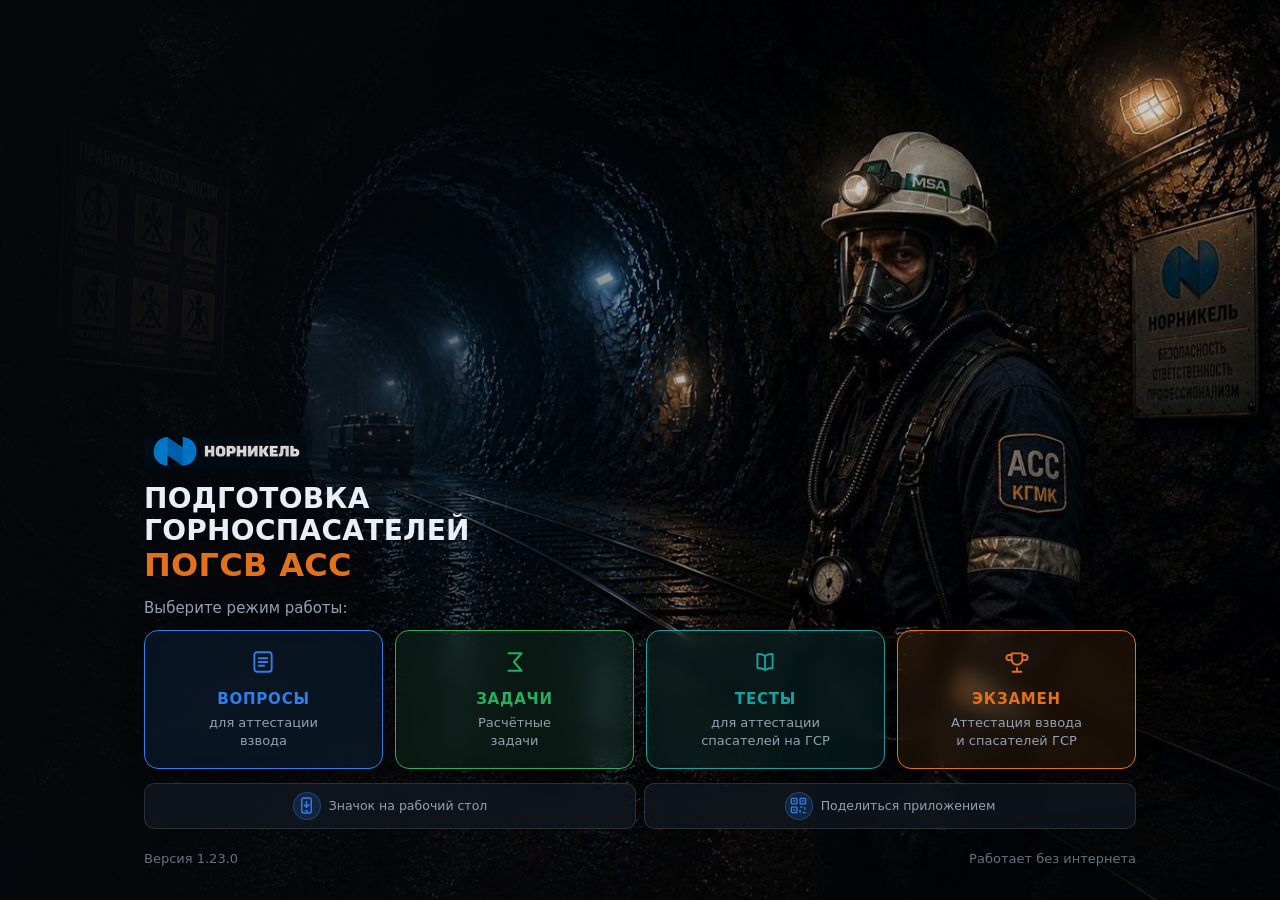
<file: index.html>
<!DOCTYPE html>
<html lang="ru">
<head>
<meta charset="utf-8">
<!-- viewport-fit=cover нужен, чтобы env(safe-area-inset-*) перестал возвращать
     ноль: без него нижняя панель на iPhone уезжает под индикатор «домой».
     Масштабирование пальцами намеренно не запрещаем — им пользуются. -->
<meta name="viewport" content="width=device-width, initial-scale=1, viewport-fit=cover">
<meta name="color-scheme" content="dark">
<!-- Сама страница не кешируется: иначе после обновления приложения браузер
     продолжает показывать старую версию, пока не нажать Ctrl+F5. -->
<meta http-equiv="Cache-Control" content="no-store, must-revalidate">
<meta http-equiv="Pragma" content="no-cache">
<meta http-equiv="Expires" content="0">
<title>Подготовка горноспасателей ПОГСВ АСС</title>

<!-- Метка ?v= обновляется при выпуске новой версии: без неё браузер и телефон
     продолжают показывать старые скрипты из кеша. -->
<link rel="stylesheet" href="assets/styles.css?v=1.23.0">
<link rel="icon" type="image/png" href="assets/img/favicon.png?v=1.23.0">

<!-- Установка на телефон: значок на рабочем столе и запуск без адресной
     строки браузера. Работает после размещения приложения на сайте. -->
<link rel="manifest" href="manifest.webmanifest?v=1.23.0">
<link rel="apple-touch-icon" href="assets/img/icon-192.png?v=1.23.0">
<meta name="theme-color" content="#0b1017">
<meta name="apple-mobile-web-app-capable" content="yes">
<meta name="apple-mobile-web-app-title" content="ПОГСВ АСС">
</head>
<body>

<script>
/* Перехват предложения установки — САМЫМ ПЕРВЫМ, до загрузки всех остальных
   скриптов. Браузер выдаёт beforeinstallprompt один раз и очень рано; если
   подписаться позже, событие уже улетело, и кнопка «Значок на рабочий стол»
   честно, но бесполезно сообщает, что установка недоступна.
   Экран запуска потом забирает событие отсюда. */
window.VGSCH = window.VGSCH || {};
window.VGSCH.install = { event: null, onEvent: null };
window.addEventListener('beforeinstallprompt', function (e) {
  e.preventDefault();
  window.VGSCH.install.event = e;
  if (window.VGSCH.install.onEvent) window.VGSCH.install.onEvent();
});
window.addEventListener('appinstalled', function () {
  window.VGSCH.install.event = null;
  window.VGSCH.install.installed = true;
  if (window.VGSCH.install.onEvent) window.VGSCH.install.onEvent();
});
</script>

<div id="app"></div>

<noscript>
  <div style="padding:24px">Для работы приложения нужен включённый JavaScript.</div>
</noscript>

<!-- Настройки -->
<script src="app/config.js?v=1.23.0"></script>

<!-- Нормативная база (заменяемый блок данных) -->
<script src="app/data/normative/sources.js?v=1.23.0"></script>
<script src="app/data/normative/ustav-251.js?v=1.23.0"></script>
<script src="app/data/normative/fnp-520-app6.js?v=1.23.0"></script>
<script src="app/data/normative/fnp-520-app7.js?v=1.23.0"></script>
<script src="app/data/normative/apparatus.js?v=1.23.0"></script>

<!-- Контент: вопросы и описания задач (заменяемый блок данных) -->
<script src="app/data/questions.js?v=1.23.0"></script>
<script src="app/data/vgk.js?v=1.23.0"></script>
<script src="app/data/tasks/types.js?v=1.23.0"></script>
<script src="app/data/tasks/ranges.js?v=1.23.0"></script>
<script src="app/data/commission-tasks.js?v=1.23.0"></script>

<!-- Движок -->
<script src="app/engine/rng.js?v=1.23.0"></script>
<script src="app/engine/units.js?v=1.23.0"></script>
<script src="app/engine/solvers/dask.js?v=1.23.0"></script>
<script src="app/engine/solvers/thermal.js?v=1.23.0"></script>
<script src="app/engine/solvers/smoke.js?v=1.23.0"></script>
<script src="app/engine/scheme.js?v=1.23.0"></script>
<script src="app/engine/generator.js?v=1.23.0"></script>
<script src="app/engine/validator.js?v=1.23.0"></script>
<script src="app/engine/pipeline.js?v=1.23.0"></script>

<!-- Каркас интерфейса -->
<script src="app/core/ui.js?v=1.23.0"></script>
<script src="app/core/pdf.js?v=1.23.0"></script>
<script src="app/core/feedback.js?v=1.23.0"></script>
<script src="app/core/state.js?v=1.23.0"></script>
<script src="app/core/router.js?v=1.23.0"></script>

<!-- Экраны -->
<script src="app/screens/start.js?v=1.23.0"></script>
<script src="app/screens/tests.js?v=1.23.0"></script>
<script src="app/screens/tasks.js?v=1.23.0"></script>
<script src="app/screens/exam.js?v=1.23.0"></script>
<script src="app/screens/vgk.js?v=1.23.0"></script>
<script src="app/screens/study.js?v=1.23.0"></script>
<script src="app/screens/protocol.js?v=1.23.0"></script>

<script>
  VGSCH.router.start(document.getElementById('app'));

  /* Работа без связи. Служебный поток разрешён только по https (и на
     localhost): при открытии файла прямо с диска регистрация пропускается —
     там приложение и так не нуждается в сети.
     Метка ?v= передаётся намеренно: по ней поток определяет имя хранилища
     и сам обновляет файлы, когда версия поднимается. */
  if ('serviceWorker' in navigator &&
      (location.protocol === 'https:' || location.hostname === 'localhost')) {

    /* Когда новый служебный поток берёт управление, страница перезагружается
       сама — один раз. Без этого после обновления приходилось обновлять
       вручную дважды: первый заход отдавал новую страницу со старыми
       скриптами, и правки выглядели как непришедшие. */
    var reloaded = false;
    navigator.serviceWorker.addEventListener('controllerchange', function () {
      if (reloaded) return;
      /* Не прерываем вопрос, задачу или экзамен внезапной перезагрузкой.
         Обновление сразу применяется только пока человек на главной;
         в остальных режимах новая версия откроется при следующем запуске. */
      if (document.body.dataset.screen && document.body.dataset.screen !== 'start') return;
      reloaded = true;
      location.reload();
    });

    window.addEventListener('load', function () {
      /* updateViaCache: 'none' — сам файл потока браузеру кешировать нельзя.
         Иначе проверка обновления упирается в его же старую копию. */
      navigator.serviceWorker.register('sw.js?v=1.23.0', { updateViaCache: 'none' })
        .then(function (reg) {
          /* Проверка обновления при каждом запуске: браузер сам ходит за новым
             потоком не всегда, а приложение должно быть свежим. */
          reg.update();
        }).catch(function () {});
    });
  }

  /* --------------------------------------------------- сторож версии ------ */

  /* Зачем это нужно.
   *
   * Все файлы приложения помечены ?v=, и подмена версии в этой метке
   * гарантированно обновляет их. Все, кроме одного: сама эта страница метки
   * не имеет — её адрес всегда «/pogsv-ass/». GitHub Pages отдаёт её
   * с Cache-Control: max-age=600, заголовки там не поменять, и телефон
   * вправе держать старую копию. Пока страница старая, она тянет старые
   * скрипты, регистрирует старый служебный поток, тот отдаёт из хранилища
   * старые файлы — и приложение замыкается само на себе. На компьютере
   * это незаметно: там страницу обновляют вручную, на телефоне — нет.
   *
   * Поэтому спрашиваем страницу напрямую, минуя все кеши, и сверяем версию
   * с работающей. Разошлись — чистим хранилища, снимаем служебный поток
   * и открываем адрес с меткой новой версии: другой адрес мимо кеша
   * телефона пройдёт наверняка. Отдельного файла с номером версии нет
   * намеренно — его забыли бы обновить, а здесь расходиться нечему.
   */
  window.addEventListener('load', function () {
    if (location.protocol !== 'https:' && location.hostname !== 'localhost') return;

    fetch('index.html?t=' + Date.now(), { cache: 'no-store' })
      .then(function (r) { return r.ok ? r.text() : null; })
      .then(function (html) {
        if (!html) return;
        var m = /styles\.css\?v=([\d.]+)/.exec(html);
        var fresh = m && m[1];
        if (!fresh || fresh === VGSCH.config.version) return;

        /* Проверка могла завершиться уже после перехода с главной. Удалять
           хранилище и перегружать приложение посреди решения нельзя. */
        if (document.body.dataset.screen && document.body.dataset.screen !== 'start') return;

        /* Повторную попытку в этой же вкладке не делаем: если после
           перезагрузки версия всё равно старая, лучше показать хоть что-то,
           чем крутить страницу по кругу. */
        if (sessionStorage.getItem('vgsch-update') === fresh) return;
        sessionStorage.setItem('vgsch-update', fresh);

        var done = function () {
          location.replace(location.pathname + '?v=' + fresh);
        };

        var jobs = [];
        if (window.caches && caches.keys) {
          jobs.push(caches.keys().then(function (names) {
            return Promise.all(names.map(function (n) { return caches.delete(n); }));
          }));
        }
        if (navigator.serviceWorker && navigator.serviceWorker.getRegistrations) {
          jobs.push(navigator.serviceWorker.getRegistrations().then(function (rs) {
            return Promise.all(rs.map(function (r) { return r.unregister(); }));
          }));
        }
        Promise.all(jobs).then(done, done);
      })
      .catch(function () {});   // нет связи — работаем тем, что есть
  });
</script>
</body>
</html>
</file>
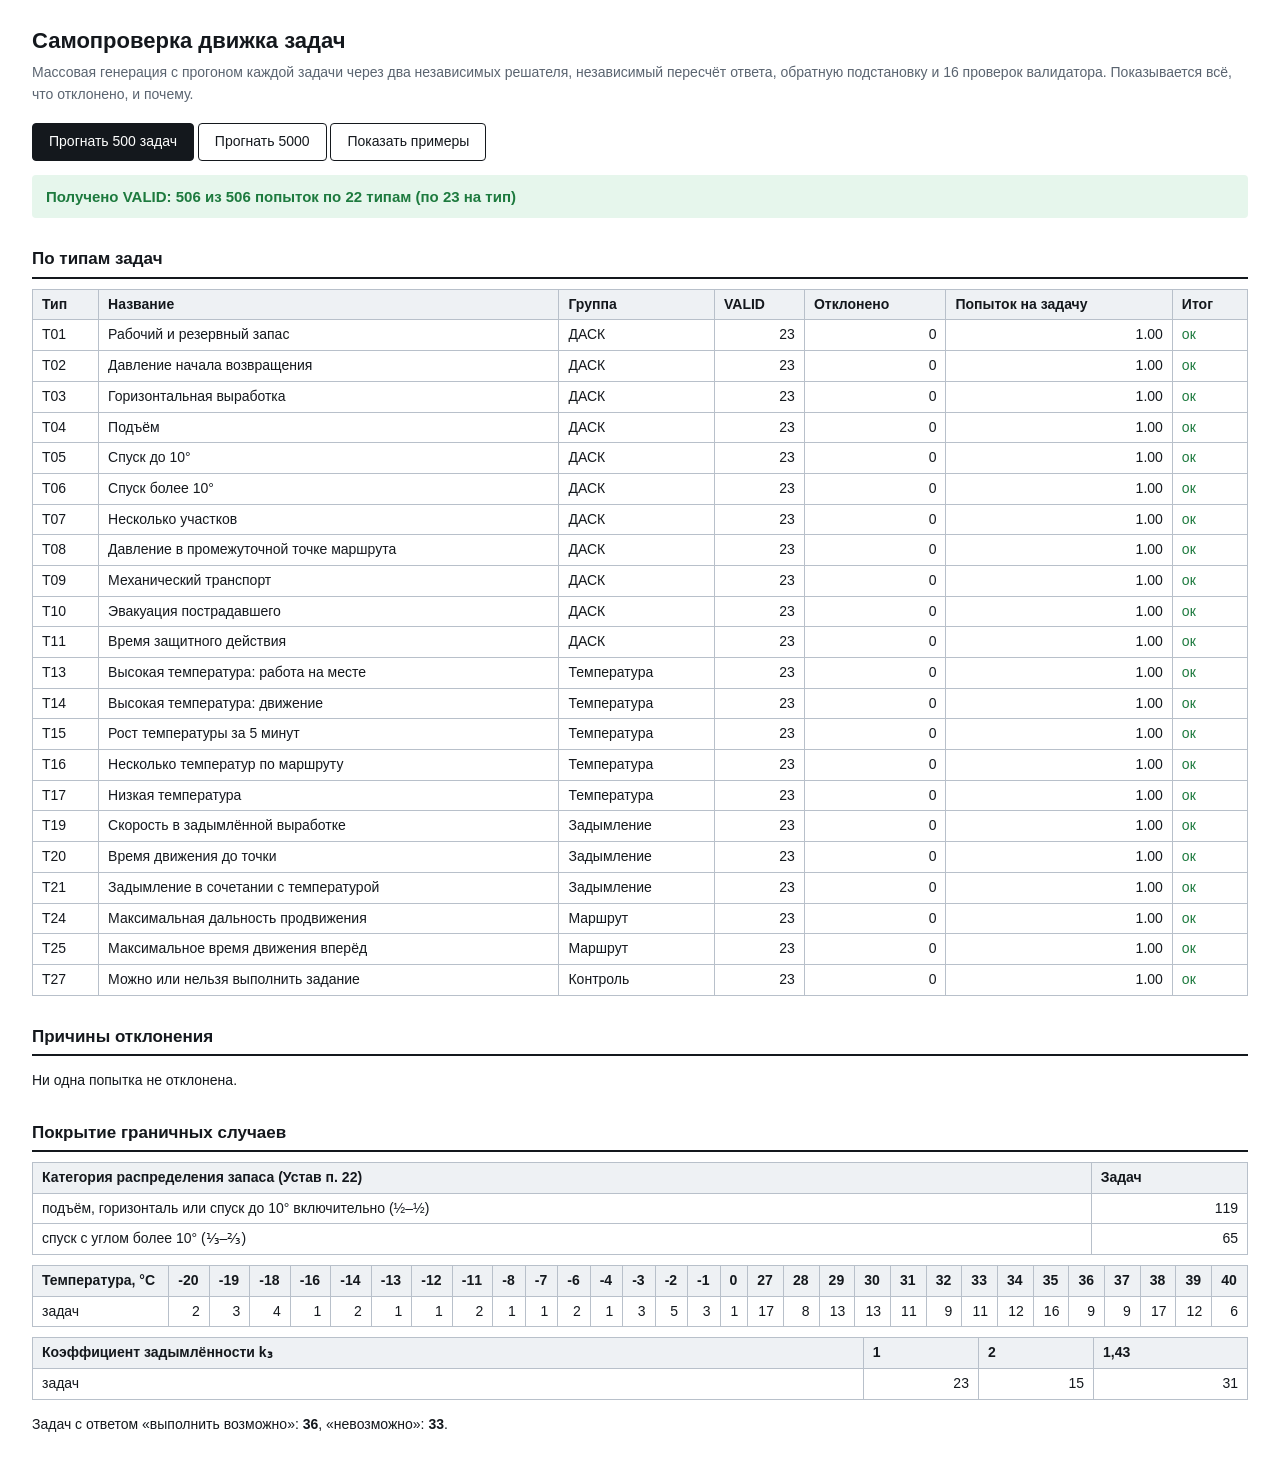
<file: check-engine.html>
<!DOCTYPE html>
<html lang="ru">
<head>
<meta charset="utf-8">
<title>Самопроверка движка задач — ПОГСВ АСС</title>
<style>
  :root { color-scheme: light; }
  body { font: 14px/1.55 "Segoe UI", Arial, sans-serif; margin: 0; padding: 24px 32px; background: #fff; color: #14181d; }
  h1 { font-size: 22px; margin: 0 0 4px; }
  h2 { font-size: 17px; margin: 28px 0 8px; padding-bottom: 4px; border-bottom: 2px solid #14181d; }
  .sub { color: #5a6470; margin: 0 0 18px; }
  button { font: inherit; padding: 7px 16px; border: 1px solid #14181d; background: #14181d; color: #fff; border-radius: 4px; cursor: pointer; }
  button.ghost { background: #fff; color: #14181d; }
  table { border-collapse: collapse; margin: 10px 0; width: 100%; font-variant-numeric: tabular-nums; }
  th, td { border: 1px solid #b8c0ca; padding: 4px 9px; text-align: left; vertical-align: top; }
  th { background: #eef1f4; }
  td.num { text-align: right; }
  .summary { font-size: 15px; font-weight: 700; padding: 10px 14px; margin: 12px 0; border-radius: 4px; }
  .summary.ok { background: #e6f6ec; color: #1d7a3e; }
  .summary.bad { background: #fdeaea; color: #c02020; }
  .pass { color: #1d7a3e; } .fail { color: #c02020; font-weight: 700; }
  .sample { border: 1px solid #d4dae1; border-radius: 6px; padding: 12px 16px; margin: 10px 0; }
  .sample h3 { margin: 0 0 6px; font-size: 14px; }
  .sample .q { margin: 6px 0; }
  .sample ol { margin: 6px 0; padding-left: 22px; }
  .sample li { font-size: 13px; color: #38414c; }
  .ans { font-weight: 700; }
  .scheme { max-width: 100%; height: auto; color: #14181d; }
  .scheme-route { stroke: #c05a12; stroke-width: 3; }
  .scheme-node { fill: #14181d; }
  .scheme-node.is-base { fill: #1d7a3e; }
  .scheme-node.is-target { fill: #c02020; }
  .scheme-len { font: 600 13px "Segoe UI", Arial; fill: #14181d; }
  .scheme-angle { font: 12px "Segoe UI", Arial; fill: #5a6470; }
  .scheme-node-label { font: 12px "Segoe UI", Arial; fill: #38414c; }
  code { background: #f1f3f6; padding: 1px 4px; border-radius: 3px; font-size: 12.5px; }
</style>
</head>
<body>

<h1>Самопроверка движка задач</h1>
<p class="sub">Массовая генерация с прогоном каждой задачи через два независимых решателя, независимый пересчёт ответа, обратную подстановку и <span id="checkCount">все</span> проверок валидатора. Показывается всё, что отклонено, и почему.</p>

<p>
  <button id="run">Прогнать 500 задач</button>
  <button id="run5k" class="ghost">Прогнать 5000</button>
  <button id="samples" class="ghost">Показать примеры</button>
</p>

<div id="out"></div>

<script src="app/config.js?v=1.18.2"></script>
<script src="app/data/normative/sources.js?v=1.18.2"></script>
<script src="app/data/normative/ustav-251.js?v=1.18.2"></script>
<script src="app/data/normative/fnp-520-app6.js?v=1.18.2"></script>
<script src="app/data/normative/fnp-520-app7.js?v=1.18.2"></script>
<script src="app/data/normative/apparatus.js?v=1.18.2"></script>
<script src="app/data/tasks/types.js?v=1.18.2"></script>
<script src="app/data/tasks/ranges.js?v=1.18.2"></script>
<script src="app/engine/rng.js?v=1.18.2"></script>
<script src="app/engine/units.js?v=1.18.2"></script>
<script src="app/engine/solvers/dask.js?v=1.18.2"></script>
<script src="app/engine/solvers/thermal.js?v=1.18.2"></script>
<script src="app/engine/solvers/smoke.js?v=1.18.2"></script>
<script src="app/engine/scheme.js?v=1.18.2"></script>
<script src="app/engine/generator.js?v=1.18.2"></script>
<script src="app/engine/validator.js?v=1.18.2"></script>
<script src="app/engine/pipeline.js?v=1.18.2"></script>
<script>
(function () {
  'use strict';
  var out = document.getElementById('out');
  var G = VGSCH.engine.generator;
  var V = VGSCH.engine.validator;
  var P = VGSCH.engine.pipeline;
  var T = VGSCH.data.taskTypes;
  var U = VGSCH.engine.units;

  function esc(s) { return String(s).replace(/&/g, '&amp;').replace(/</g, '&lt;'); }

  function run(total) {
    out.innerHTML = '';
    var implemented = G.implementedTypes().filter(function (id) {
      var t = T.byId(id); return t && t.status === 'ENABLED';
    });
    var perType = Math.max(1, Math.round(total / implemented.length));

    var stats = {};
    var reasons = {};
    var coverage = { angleCategory: {}, tempRow: {}, k3: {}, feasible: { yes: 0, no: 0 } };
    var errors = [];

    implemented.forEach(function (id) {
      stats[id] = { valid: 0, rejected: 0, attempts: 0, failed: 0 };
      for (var i = 0; i < perType; i++) {
        try {
          var r = P.produceType(id, VGSCH.engine.rng.freshSeed());
          stats[id].valid++;
          stats[id].attempts += r.attempts;
          stats[id].rejected += r.rejected.length;
          r.rejected.forEach(function (rj) {
            var key = rj.reason.split(':')[0];
            reasons[key] = (reasons[key] || 0) + 1;
          });
          record(coverage, r.task);
        } catch (e) {
          stats[id].failed++;
          errors.push(id + ': ' + e.message);
        }
      }
    });

    render(stats, reasons, coverage, errors, implemented, perType);
  }

  function record(cov, task) {
    if (task.solved) {
      var c = task.solved.primary.allocation.category;
      cov.angleCategory[c] = (cov.angleCategory[c] || 0) + 1;
    }
    if (task.inputs.temperaturesC) {
      task.inputs.temperaturesC.forEach(function (t) {
        cov.tempRow[t] = (cov.tempRow[t] || 0) + 1;
      });
    }
    if (task.inputs.visibilityM !== undefined) {
      var k = VGSCH.normative.fnp520app7.smokeCoefficient(task.inputs.visibilityM).value;
      cov.k3[k] = (cov.k3[k] || 0) + 1;
    }
    if (task.answer.type === 'boolean') {
      cov.feasible[task.answer.value ? 'yes' : 'no']++;
    }
  }

  function render(stats, reasons, cov, errors, implemented, perType) {
    var totalValid = 0, totalFailed = 0, totalRejected = 0;
    Object.keys(stats).forEach(function (k) {
      totalValid += stats[k].valid; totalFailed += stats[k].failed; totalRejected += stats[k].rejected;
    });

    var bad = totalFailed > 0 || errors.length > 0;
    out.insertAdjacentHTML('beforeend',
      '<div class="summary ' + (bad ? 'bad' : 'ok') + '">' +
      (bad ? 'Не удалось построить задач: ' + totalFailed
           : 'Получено VALID: ' + totalValid + ' из ' + totalValid + ' попыток по ' +
             implemented.length + ' типам (по ' + perType + ' на тип)') +
      '</div>');

    out.insertAdjacentHTML('beforeend', '<h2>По типам задач</h2>');
    var rows = implemented.map(function (id) {
      var s = stats[id], t = T.byId(id);
      var avg = s.valid ? (s.attempts / s.valid).toFixed(2) : '—';
      return '<tr><td>' + id + '</td><td>' + esc(t.title) + '</td><td>' + esc(t.group) + '</td>' +
             '<td class="num">' + s.valid + '</td>' +
             '<td class="num">' + s.rejected + '</td>' +
             '<td class="num">' + avg + '</td>' +
             '<td class="' + (s.failed ? 'fail' : 'pass') + '">' + (s.failed ? 'отказов: ' + s.failed : 'ок') + '</td></tr>';
    }).join('');
    out.insertAdjacentHTML('beforeend',
      '<table><tr><th>Тип</th><th>Название</th><th>Группа</th><th>VALID</th>' +
      '<th>Отклонено</th><th>Попыток на задачу</th><th>Итог</th></tr>' + rows + '</table>');

    out.insertAdjacentHTML('beforeend', '<h2>Причины отклонения</h2>');
    var rk = Object.keys(reasons).sort(function (a, b) { return reasons[b] - reasons[a]; });
    out.insertAdjacentHTML('beforeend', rk.length
      ? '<table><tr><th>Проверка</th><th>Отклонено</th></tr>' +
        rk.map(function (k) { return '<tr><td>' + esc(k) + '</td><td class="num">' + reasons[k] + '</td></tr>'; }).join('') +
        '</table>'
      : '<p>Ни одна попытка не отклонена.</p>');

    out.insertAdjacentHTML('beforeend', '<h2>Покрытие граничных случаев</h2>');
    var catNames = {
      half_half: 'подъём, горизонталь или спуск до 10° включительно (½–½)',
      third_two_thirds: 'спуск с углом более 10° (⅓–⅔)'
    };
    out.insertAdjacentHTML('beforeend',
      '<table><tr><th>Категория распределения запаса (Устав п. 22)</th><th>Задач</th></tr>' +
      Object.keys(cov.angleCategory).map(function (k) {
        return '<tr><td>' + esc(catNames[k] || k) + '</td><td class="num">' + cov.angleCategory[k] + '</td></tr>';
      }).join('') + '</table>');

    var tempKeys = Object.keys(cov.tempRow).map(Number).sort(function (a, b) { return a - b; });
    out.insertAdjacentHTML('beforeend',
      '<table><tr><th>Температура, °C</th>' + tempKeys.map(function (k) { return '<th>' + k + '</th>'; }).join('') + '</tr>' +
      '<tr><td>задач</td>' + tempKeys.map(function (k) { return '<td class="num">' + cov.tempRow[k] + '</td>'; }).join('') + '</tr></table>');

    var kKeys = Object.keys(cov.k3);
    out.insertAdjacentHTML('beforeend',
      '<table><tr><th>Коэффициент задымлённости k₃</th>' + kKeys.map(function (k) { return '<th>' + String(k).replace('.', ',') + '</th>'; }).join('') + '</tr>' +
      '<tr><td>задач</td>' + kKeys.map(function (k) { return '<td class="num">' + cov.k3[k] + '</td>'; }).join('') + '</tr></table>');

    out.insertAdjacentHTML('beforeend',
      '<p>Задач с ответом «выполнить возможно»: <b>' + cov.feasible.yes +
      '</b>, «невозможно»: <b>' + cov.feasible.no + '</b>.</p>');

    if (errors.length) {
      out.insertAdjacentHTML('beforeend', '<h2>Отказы генерации</h2><ul>' +
        errors.slice(0, 20).map(function (e) { return '<li class="fail">' + esc(e) + '</li>'; }).join('') + '</ul>');
    }
  }

  function showSamples() {
    out.innerHTML = '<h2>Примеры задач</h2>';
    var implemented = G.implementedTypes().filter(function (id) {
      var t = T.byId(id); return t && t.status === 'ENABLED';
    });
    implemented.forEach(function (id) {
      var t;
      try { t = P.produceType(id, VGSCH.engine.rng.freshSeed()).task; }
      catch (e) { out.insertAdjacentHTML('beforeend', '<p class="fail">' + id + ': ' + esc(e.message) + '</p>'); return; }

      var ans = t.answer.type === 'numeric'
        ? U.fmt(t.answer.value, t.answer.decimals) + ' ' + t.answer.unit
        : t.answer.options.filter(function (o) { return o.value === t.answer.value; })[0].label;

      var html = '<div class="sample"><h3>' + t.task_id + ' · ' + esc(T.byId(id).title) +
                 ' · <span class="pass">' + t.validation.status + '</span></h3>' +
                 '<div class="q">' + esc(t.question) + '</div>';
      if (t.scheme && t.scheme.required) html += VGSCH.engine.scheme.render(t);
      html += '<div class="ans">Ответ: ' + esc(ans) + '</div><ol>' +
              t.solution_steps.map(function (s) {
                return '<li>' + esc(s.label) + ': ' + esc(s.value) +
                       (s.point ? ' <code>' + esc(s.point) + '</code>' : '') + '</li>';
              }).join('') + '</ol>' +
              '<div style="font-size:12px;color:#5a6470">Основание: ' +
              t.normative_basis.map(function (b) { return esc(b.document + ', ' + b.point); }).join('; ') +
              ' · seed ' + t.seed + '</div></div>';
      out.insertAdjacentHTML('beforeend', html);
    });
  }

  document.getElementById('checkCount').textContent = V.CHECKS.length;
  document.getElementById('run').onclick = function () { run(500); };
  document.getElementById('run5k').onclick = function () { run(5000); };
  document.getElementById('samples').onclick = showSamples;
  run(500);
})();
</script>
</body>
</html>
</file>
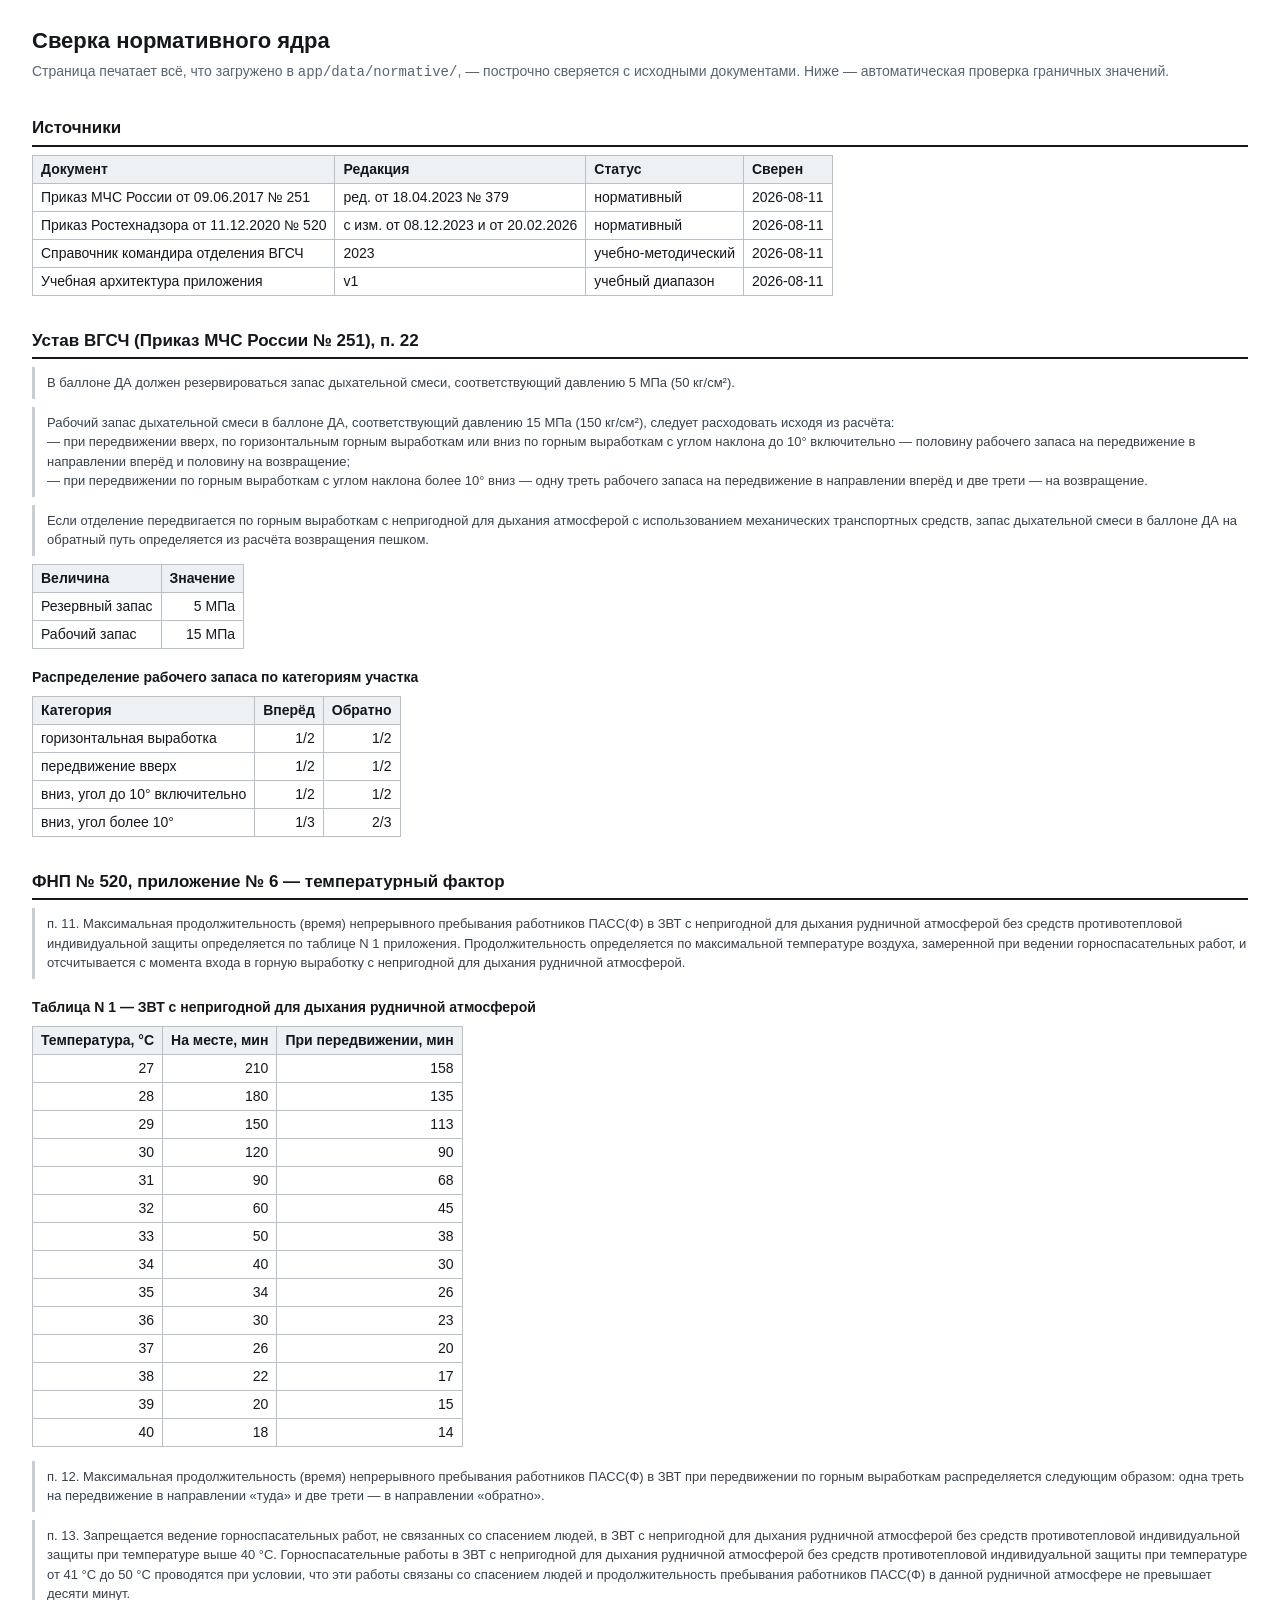
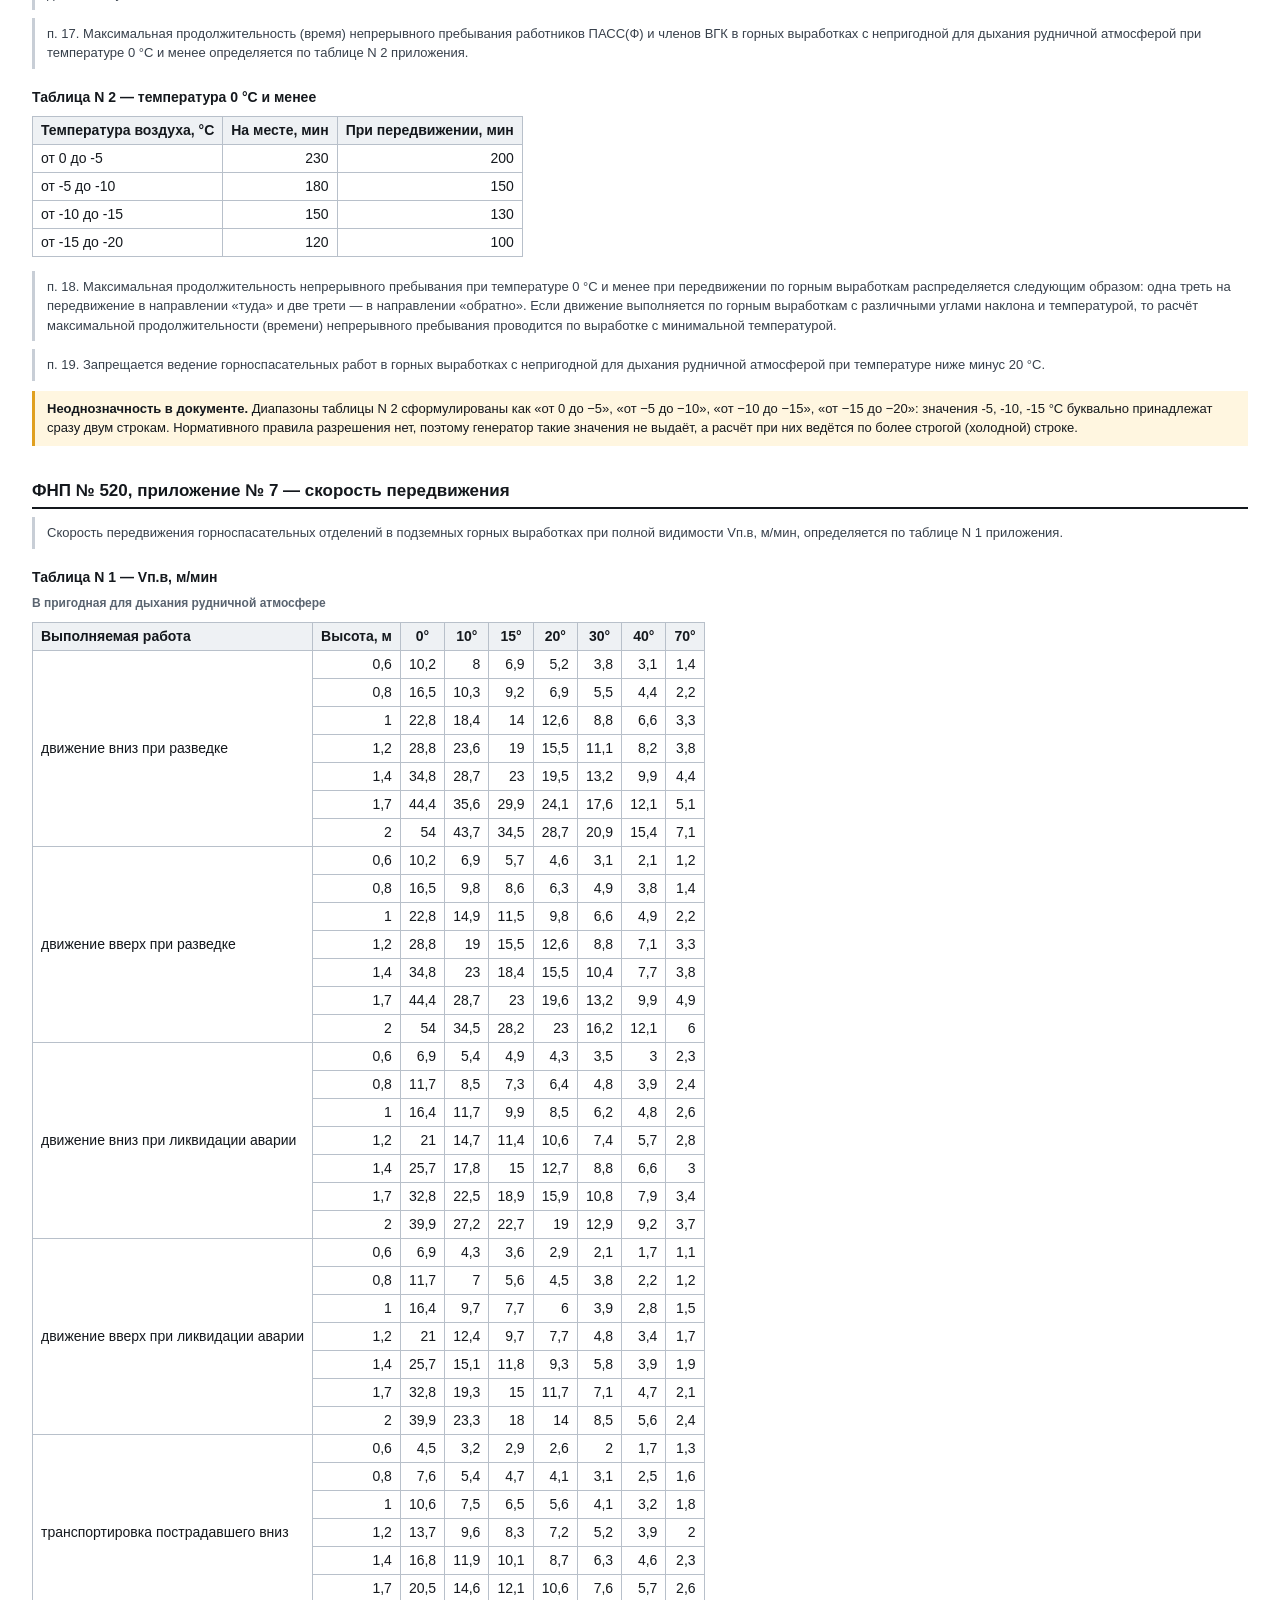
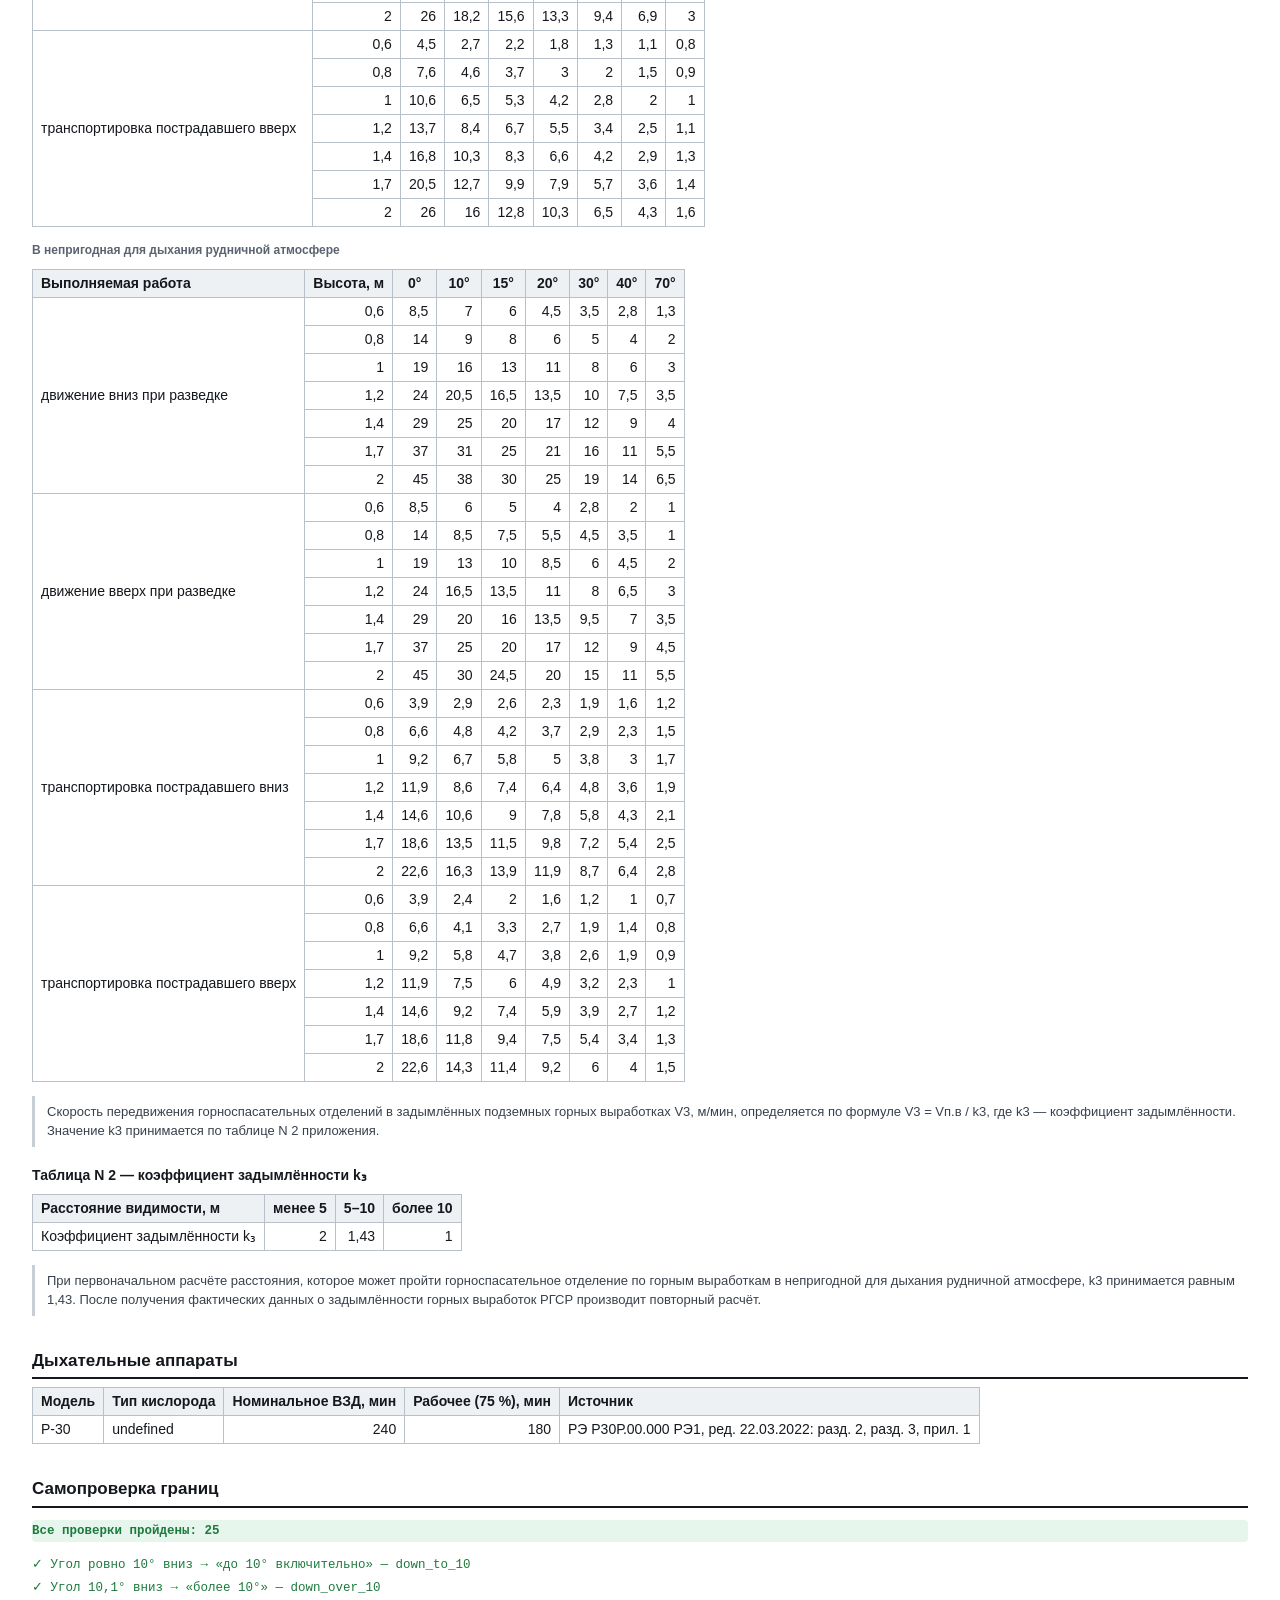
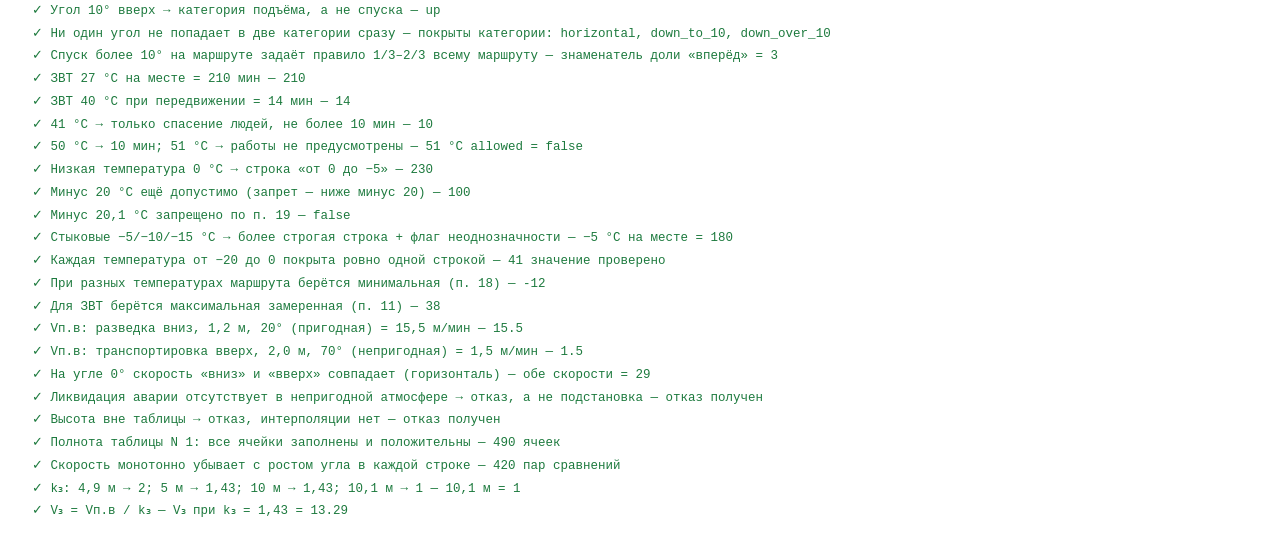
<file: check-normative.html>
<!DOCTYPE html>
<html lang="ru">
<head>
<meta charset="utf-8">
<title>Сверка нормативного ядра — ПОГСВ АСС</title>
<style>
  :root { color-scheme: light; }
  body { font: 14px/1.5 "Segoe UI", Arial, sans-serif; margin: 0; padding: 24px 32px; background: #fff; color: #14181d; }
  h1 { font-size: 22px; margin: 0 0 4px; }
  h2 { font-size: 17px; margin: 32px 0 6px; padding-bottom: 4px; border-bottom: 2px solid #14181d; }
  h3 { font-size: 14px; margin: 18px 0 6px; }
  .sub { color: #5a6470; margin: 0 0 20px; }
  .quote { border-left: 3px solid #c8ced6; padding: 6px 0 6px 12px; margin: 8px 0; color: #38414c; font-size: 13px; }
  table { border-collapse: collapse; margin: 8px 0 14px; font-variant-numeric: tabular-nums; }
  th, td { border: 1px solid #b8c0ca; padding: 3px 8px; text-align: right; }
  th { background: #eef1f4; font-weight: 600; text-align: center; }
  td.lbl, th.lbl { text-align: left; }
  .src { font-size: 12px; color: #5a6470; margin: 2px 0 10px; }
  .warn { background: #fff6e0; border-left: 3px solid #e0a020; padding: 8px 12px; margin: 10px 0; font-size: 13px; }
  #tests { margin-top: 12px; }
  #tests div { padding: 2px 0; font-family: Consolas, monospace; font-size: 12.5px; }
  .pass { color: #1d7a3e; }
  .fail { color: #c02020; font-weight: 700; }
  .summary { font-size: 15px; font-weight: 700; padding: 10px 14px; margin: 12px 0; border-radius: 4px; }
  .summary.ok { background: #e6f6ec; color: #1d7a3e; }
  .summary.bad { background: #fdeaea; color: #c02020; }
  @media print { body { padding: 0; } h2 { page-break-after: avoid; } table { page-break-inside: avoid; } }
</style>
</head>
<body>

<h1>Сверка нормативного ядра</h1>
<p class="sub">Страница печатает всё, что загружено в <code>app/data/normative/</code>, — построчно сверяется с исходными документами. Ниже — автоматическая проверка граничных значений.</p>

<div id="out"></div>

<h2>Самопроверка границ</h2>
<div id="tests"></div>

<script src="app/data/normative/sources.js?v=1.18.2"></script>
<script src="app/data/normative/ustav-251.js?v=1.18.2"></script>
<script src="app/data/normative/fnp-520-app6.js?v=1.18.2"></script>
<script src="app/data/normative/fnp-520-app7.js?v=1.18.2"></script>
<script src="app/data/normative/apparatus.js?v=1.18.2"></script>
<script>
(function () {
  'use strict';
  var N = VGSCH.normative;
  var out = document.getElementById('out');
  function h(html) { out.insertAdjacentHTML('beforeend', html); }
  function esc(s) { return String(s).replace(/&/g, '&amp;').replace(/</g, '&lt;'); }
  function num(v) { return String(v).replace('.', ','); }

  /* ---------- Источники ---------- */
  h('<h2>Источники</h2><table><tr><th class="lbl">Документ</th><th class="lbl">Редакция</th>' +
    '<th class="lbl">Статус</th><th class="lbl">Сверен</th></tr>' +
    Object.keys(N.SOURCES).map(function (k) {
      var s = N.SOURCES[k];
      var kind = { normative: 'нормативный', methodical: 'учебно-методический', educational: 'учебный диапазон' }[s.kind];
      return '<tr><td class="lbl">' + esc(s.document) + '</td><td class="lbl">' + esc(s.revision) +
             '</td><td class="lbl">' + kind + '</td><td class="lbl">' + s.checkedOn + '</td></tr>';
    }).join('') + '</table>');

  /* ---------- Устав 251 ---------- */
  var U = N.ustav251;
  h('<h2>Устав ВГСЧ (Приказ МЧС России № 251), п. 22</h2>');
  h('<div class="quote">' + esc(U.quotes.reserve) + '</div>');
  h('<div class="quote">' + esc(U.quotes.working) + '<br>— ' + esc(U.quotes.halfHalf) +
    '<br>— ' + esc(U.quotes.thirdTwoThirds) + '</div>');
  h('<div class="quote">' + esc(U.quotes.mechTransport) + '</div>');
  h('<table><tr><th class="lbl">Величина</th><th>Значение</th></tr>' +
    '<tr><td class="lbl">Резервный запас</td><td>' + U.RESERVE_PRESSURE_MPA + ' МПа</td></tr>' +
    '<tr><td class="lbl">Рабочий запас</td><td>' + U.WORKING_RESERVE_MPA + ' МПа</td></tr></table>');
  h('<h3>Распределение рабочего запаса по категориям участка</h3>' +
    '<table><tr><th class="lbl">Категория</th><th>Вперёд</th><th>Обратно</th></tr>' +
    [U.SLOPE_CATEGORY.HORIZONTAL, U.SLOPE_CATEGORY.UP, U.SLOPE_CATEGORY.DOWN_TO_10, U.SLOPE_CATEGORY.DOWN_OVER_10]
      .map(function (c) {
        var f = U.forwardShare(c);
        var name = { horizontal: 'горизонтальная выработка', up: 'передвижение вверх',
                     down_to_10: 'вниз, угол до 10° включительно', down_over_10: 'вниз, угол более 10°' }[c];
        return '<tr><td class="lbl">' + name + '</td><td>' + f.forwardNum + '/' + f.forwardDen +
               '</td><td>' + f.backNum + '/' + f.backDen + '</td></tr>';
      }).join('') + '</table>');

  /* ---------- ФНП 520, прил. 6 ---------- */
  var A6 = N.fnp520app6;
  h('<h2>ФНП № 520, приложение № 6 — температурный фактор</h2>');
  h('<div class="quote">' + esc(A6.quotes.p11) + '</div>');
  h('<h3>Таблица N 1 — ЗВТ с непригодной для дыхания рудничной атмосферой</h3>' +
    '<table><tr><th>Температура, °C</th><th>На месте, мин</th><th>При передвижении, мин</th></tr>' +
    A6.TABLE_1.map(function (r) {
      return '<tr><td>' + r[0] + '</td><td>' + r[1] + '</td><td>' + r[2] + '</td></tr>';
    }).join('') + '</table>');
  h('<div class="quote">' + esc(A6.quotes.p12) + '</div>');
  h('<div class="quote">' + esc(A6.quotes.p13) + '</div>');
  h('<div class="quote">' + esc(A6.quotes.p17) + '</div>');
  h('<h3>Таблица N 2 — температура 0 °C и менее</h3>' +
    '<table><tr><th class="lbl">Температура воздуха, °C</th><th>На месте, мин</th><th>При передвижении, мин</th></tr>' +
    A6.TABLE_2.map(function (r) {
      return '<tr><td class="lbl">от ' + r[0] + ' до ' + r[1] + '</td><td>' + r[2] + '</td><td>' + r[3] + '</td></tr>';
    }).join('') + '</table>');
  h('<div class="quote">' + esc(A6.quotes.p18) + '</div>');
  h('<div class="quote">' + esc(A6.quotes.p19) + '</div>');
  h('<div class="warn"><b>Неоднозначность в документе.</b> Диапазоны таблицы N 2 сформулированы как ' +
    '«от 0 до −5», «от −5 до −10», «от −10 до −15», «от −15 до −20»: значения ' +
    A6.TABLE_2_AMBIGUOUS.join(', ') + ' °C буквально принадлежат сразу двум строкам. ' +
    'Нормативного правила разрешения нет, поэтому генератор такие значения не выдаёт, ' +
    'а расчёт при них ведётся по более строгой (холодной) строке.</div>');

  /* ---------- ФНП 520, прил. 7 ---------- */
  var A7 = N.fnp520app7;
  h('<h2>ФНП № 520, приложение № 7 — скорость передвижения</h2>');
  h('<div class="quote">' + esc(A7.quotes.t1) + '</div>');
  h('<h3>Таблица N 1 — Vп.в, м/мин</h3>');

  [A7.ATM.BREATHABLE, A7.ATM.UNBREATHABLE].forEach(function (atm) {
    var byWork = A7.TABLE_1[atm];
    var rows = '<tr><th class="lbl">Выполняемая работа</th><th>Высота, м</th>' +
               A7.ANGLES.map(function (a) { return '<th>' + a + '°</th>'; }).join('') + '</tr>';
    Object.keys(byWork).forEach(function (w) {
      byWork[w].forEach(function (row, i) {
        rows += '<tr>' + (i === 0 ? '<td class="lbl" rowspan="' + A7.HEIGHTS.length + '">' + esc(w) + '</td>' : '') +
                '<td>' + num(A7.HEIGHTS[i]) + '</td>' +
                row.map(function (v) { return '<td>' + num(v) + '</td>'; }).join('') + '</tr>';
      });
    });
    h('<p class="src"><b>В ' + atm + ' для дыхания рудничной атмосфере</b></p><table>' + rows + '</table>');
  });

  h('<div class="quote">' + esc(A7.quotes.t2) + '</div>');
  h('<h3>Таблица N 2 — коэффициент задымлённости k₃</h3>' +
    '<table><tr><th class="lbl">Расстояние видимости, м</th>' +
    A7.TABLE_2.map(function (r) { return '<th>' + esc(r.label) + '</th>'; }).join('') + '</tr>' +
    '<tr><td class="lbl">Коэффициент задымлённости k₃</td>' +
    A7.TABLE_2.map(function (r) { return '<td>' + num(r.k3) + '</td>'; }).join('') + '</tr></table>');
  h('<div class="quote">' + esc(A7.quotes.k3initial) + '</div>');

  /* ---------- Аппараты ---------- */
  h('<h2>Дыхательные аппараты</h2>');
  if (!N.apparatus.isAvailable()) {
    h('<div class="warn"><b>Данных нет.</b> Файл <code>app/data/normative/apparatus.js</code> пуст. ' +
      'До внесения характеристик из руководства по эксплуатации задачи типа T11 ' +
      '(время защитного действия) не генерируются.</div>');
  } else {
    h('<table><tr><th class="lbl">Модель</th><th class="lbl">Тип кислорода</th><th>Номинальное ВЗД, мин</th>' +
      '<th>Рабочее (75 %), мин</th><th class="lbl">Источник</th></tr>' +
      N.apparatus.list.map(function (a) {
        var w = N.apparatus.workingProtectiveTime(a.id);
        return '<tr><td class="lbl">' + esc(a.model) + '</td><td class="lbl">' + esc(a.oxygenType) +
               '</td><td>' + a.nominalProtectiveTimeMin + '</td><td>' + w.minutes +
               '</td><td class="lbl">' + esc(a.source) + '</td></tr>';
      }).join('') + '</table>');
  }

  /* ================= Самопроверка ================= */
  var tests = document.getElementById('tests');
  var passed = 0, failed = 0;

  function check(name, fn) {
    var ok = false, note = '';
    try { note = fn(); ok = true; } catch (e) { note = e.message; ok = false; }
    if (ok) { passed++; } else { failed++; }
    tests.insertAdjacentHTML('beforeend',
      '<div class="' + (ok ? 'pass' : 'fail') + '">' + (ok ? '✓' : '✗') + ' ' + esc(name) +
      (note ? ' — ' + esc(note) : '') + '</div>');
  }
  function eq(actual, expected, what) {
    if (actual !== expected) throw new Error((what || '') + ' ожидалось ' + expected + ', получено ' + actual);
    return (what ? what + ' = ' : '') + actual;
  }

  check('Угол ровно 10° вниз → «до 10° включительно»', function () {
    return eq(U.slopeCategory(10, 'спуск'), U.SLOPE_CATEGORY.DOWN_TO_10);
  });
  check('Угол 10,1° вниз → «более 10°»', function () {
    return eq(U.slopeCategory(10.1, 'спуск'), U.SLOPE_CATEGORY.DOWN_OVER_10);
  });
  check('Угол 10° вверх → категория подъёма, а не спуска', function () {
    return eq(U.slopeCategory(10, 'подъём'), U.SLOPE_CATEGORY.UP);
  });
  check('Ни один угол не попадает в две категории сразу', function () {
    var cats = {};
    for (var a = 0; a <= 70; a += 0.1) {
      var d = Math.round(a * 10) / 10;
      var c = U.slopeCategory(d, d === 0 ? 'горизонталь' : 'спуск');
      if (!c) throw new Error('нет категории для ' + d + '°');
      cats[c] = true;
    }
    return 'покрыты категории: ' + Object.keys(cats).join(', ');
  });
  check('Спуск более 10° на маршруте задаёт правило 1/3–2/3 всему маршруту', function () {
    var f = U.forwardShare(U.routeCategory([
      { direction: 'туда', slopeDeg: 0, incline: 'горизонталь' },
      { direction: 'туда', slopeDeg: 15, incline: 'спуск' }
    ]));
    return eq(f.forwardDen, 3, 'знаменатель доли «вперёд»');
  });

  check('ЗВТ 27 °C на месте = 210 мин', function () {
    return eq(A6.highTempAllowance(27, 'на месте').minutes, 210);
  });
  check('ЗВТ 40 °C при передвижении = 14 мин', function () {
    return eq(A6.highTempAllowance(40, 'передвижение').minutes, 14);
  });
  check('41 °C → только спасение людей, не более 10 мин', function () {
    var r = A6.highTempAllowance(41, 'на месте');
    if (!r.rescueOnly) throw new Error('не поднят флаг rescueOnly');
    return eq(r.minutes, 10);
  });
  check('50 °C → 10 мин; 51 °C → работы не предусмотрены', function () {
    eq(A6.highTempAllowance(50, 'на месте').minutes, 10, '50 °C');
    return eq(A6.highTempAllowance(51, 'на месте').allowed, false, '51 °C allowed');
  });
  check('Низкая температура 0 °C → строка «от 0 до −5»', function () {
    return eq(A6.lowTempAllowance(0, 'на месте').minutes, 230);
  });
  check('Минус 20 °C ещё допустимо (запрет — ниже минус 20)', function () {
    var r = A6.lowTempAllowance(-20, 'передвижение');
    if (!r.allowed) throw new Error('минус 20 °C ошибочно запрещено');
    return eq(r.minutes, 100);
  });
  check('Минус 20,1 °C запрещено по п. 19', function () {
    return eq(A6.lowTempAllowance(-20.1, 'на месте').allowed, false);
  });
  check('Стыковые −5/−10/−15 °C → более строгая строка + флаг неоднозначности', function () {
    var r = A6.lowTempAllowance(-5, 'на месте');
    if (!r.ambiguousBoundary) throw new Error('не поднят флаг ambiguousBoundary');
    return eq(r.minutes, 180, '−5 °C на месте');
  });
  check('Каждая температура от −20 до 0 покрыта ровно одной строкой', function () {
    for (var t = -20; t <= 0; t += 0.5) {
      var v = Math.round(t * 10) / 10;
      var r = A6.lowTempAllowance(v, 'на месте');
      if (!r.allowed || r.minutes === null) throw new Error(v + ' °C не покрыто');
    }
    return '41 значение проверено';
  });
  check('При разных температурах маршрута берётся минимальная (п. 18)', function () {
    return eq(A6.governingTemperature([-3, -12, -7], 'низкая'), -12);
  });
  check('Для ЗВТ берётся максимальная замеренная (п. 11)', function () {
    return eq(A6.governingTemperature([31, 38, 29], 'высокая'), 38);
  });

  check('Vп.в: разведка вниз, 1,2 м, 20° (пригодная) = 15,5 м/мин', function () {
    return eq(A7.fullVisibilitySpeed(A7.ATM.BREATHABLE, A7.WORK.RECON_DOWN, 1.2, 20).value, 15.5);
  });
  check('Vп.в: транспортировка вверх, 2,0 м, 70° (непригодная) = 1,5 м/мин', function () {
    return eq(A7.fullVisibilitySpeed(A7.ATM.UNBREATHABLE, A7.WORK.VICTIM_UP, 2.0, 70).value, 1.5);
  });
  check('На угле 0° скорость «вниз» и «вверх» совпадает (горизонталь)', function () {
    var d = A7.fullVisibilitySpeed(A7.ATM.UNBREATHABLE, A7.WORK.RECON_DOWN, 1.4, 0).value;
    var u = A7.fullVisibilitySpeed(A7.ATM.UNBREATHABLE, A7.WORK.RECON_UP, 1.4, 0).value;
    return eq(d, u, 'обе скорости');
  });
  check('Ликвидация аварии отсутствует в непригодной атмосфере → отказ, а не подстановка', function () {
    try {
      A7.fullVisibilitySpeed(A7.ATM.UNBREATHABLE, A7.WORK.LIQUID_DOWN, 1.0, 10);
    } catch (e) { return 'отказ получен'; }
    throw new Error('значение вернулось вместо отказа');
  });
  check('Высота вне таблицы → отказ, интерполяции нет', function () {
    try { A7.fullVisibilitySpeed(A7.ATM.BREATHABLE, A7.WORK.RECON_DOWN, 1.5, 10); }
    catch (e) { return 'отказ получен'; }
    throw new Error('значение вернулось вместо отказа');
  });
  check('Полнота таблицы N 1: все ячейки заполнены и положительны', function () {
    var n = 0;
    [A7.ATM.BREATHABLE, A7.ATM.UNBREATHABLE].forEach(function (atm) {
      var byWork = A7.TABLE_1[atm];
      Object.keys(byWork).forEach(function (w) {
        if (byWork[w].length !== A7.HEIGHTS.length) throw new Error(w + ': строк ' + byWork[w].length);
        byWork[w].forEach(function (row, i) {
          if (row.length !== A7.ANGLES.length) throw new Error(w + ', высота ' + A7.HEIGHTS[i] + ': столбцов ' + row.length);
          row.forEach(function (v) { if (!(v > 0)) throw new Error(w + ': значение ' + v); n++; });
        });
      });
    });
    return n + ' ячеек';
  });
  check('Скорость монотонно убывает с ростом угла в каждой строке', function () {
    var n = 0;
    [A7.ATM.BREATHABLE, A7.ATM.UNBREATHABLE].forEach(function (atm) {
      var byWork = A7.TABLE_1[atm];
      Object.keys(byWork).forEach(function (w) {
        byWork[w].forEach(function (row, i) {
          for (var c = 1; c < row.length; c++) {
            if (row[c] > row[c - 1]) {
              throw new Error(w + ', высота ' + A7.HEIGHTS[i] + ' м: при ' + A7.ANGLES[c] + '° скорость ' +
                              row[c] + ' больше, чем при ' + A7.ANGLES[c - 1] + '° (' + row[c - 1] + ')');
            }
            n++;
          }
        });
      });
    });
    return n + ' пар сравнений';
  });
  check('k₃: 4,9 м → 2; 5 м → 1,43; 10 м → 1,43; 10,1 м → 1', function () {
    eq(A7.smokeCoefficient(4.9).value, 2, '4,9 м');
    eq(A7.smokeCoefficient(5).value, 1.43, '5 м');
    eq(A7.smokeCoefficient(10).value, 1.43, '10 м');
    return eq(A7.smokeCoefficient(10.1).value, 1, '10,1 м');
  });
  check('V₃ = Vп.в / k₃', function () {
    var v = A7.fullVisibilitySpeed(A7.ATM.UNBREATHABLE, A7.WORK.RECON_DOWN, 1.0, 0).value; // 19,0
    return eq(Math.round(A7.smokeSpeed(v, 1.43) * 100) / 100, 13.29, 'V₃ при k₃ = 1,43');
  });

  tests.insertAdjacentHTML('afterbegin',
    '<div class="summary ' + (failed ? 'bad' : 'ok') + '">' +
    (failed ? 'ОШИБОК: ' + failed + ' из ' + (passed + failed) : 'Все проверки пройдены: ' + passed) +
    '</div>');
})();
</script>
</body>
</html>
</file>
<file: assets/styles.css>
/* Подготовка горноспасателей ПОГСВ АСС — оформление по согласованному макету. */

:root {
  color-scheme: dark;

  --bg:        #070b11;
  --bg-deep:   #0a0f17;
  --panel:     #10161f;
  --panel-2:   #161e29;
  --panel-3:   #1b2532;
  --line:      #202b39;
  --line-soft: #18212c;

  --text:      #e9eff6;
  --text-dim:  #93a1b2;
  --text-mute: #64717f;

  /* Заливки режимов заданы с прозрачностью: карточки лежат на снимке
     выработки и должны его пропускать. */
  --tests:     #2f80ed;
  --tests-bg:  rgba(22, 58, 102, .26);
  --tasks:     #27ae60;
  --tasks-bg:  rgba(20, 74, 46, .26);
  --exam:      #e2711d;
  --exam-bg:   rgba(88, 52, 18, .26);
  --study:     #14a3a3;
  --study-bg:  rgba(14, 74, 74, .26);

  --ok:        #27ae60;
  --bad:       #e0524f;
  --warn:      #d9a441;

  --radius:    14px;
  --radius-sm: 10px;
}

* { box-sizing: border-box; }

html, body {
  margin: 0; padding: 0; min-height: 100%;
  color: var(--text);
  font: 16px/1.5 "Segoe UI", Roboto, system-ui, Arial, sans-serif;
  -webkit-text-size-adjust: 100%;
}
/* Серая вспышка по касанию в мобильных браузерах на движке WebKit/Blink
   выглядит как сбой отрисовки: у нас на каждое нажатие есть своя подсветка. */
* { -webkit-tap-highlight-color: transparent; }
/* Убирает задержку ~300 мс перед срабатыванием нажатия: браузер иначе ждёт,
   не окажется ли это двойным касанием для зума. */
button, .option, .pick-item, .mode-card, a { touch-action: manipulation; }
/* Заливка только на html. Если задать её и на body, она перекроет слой
   с фоновым снимком: фон body рисуется позже потомков с отрицательным z-index. */
html { background: var(--bg); }
body { background: transparent; }

/* min-height во весь экран: короткая страница иначе оставляет снизу полосу
   фонового цвета вместо кадра выработки. dvh учитывает адресную строку
   мобильного браузера, которая то появляется, то прячется; vh оставлен
   запасным для браузеров постарше.
   Нижний отступ — запас под фиксированную панель плюс безопасная зона
   (индикатор «домой» на iPhone). */
#app {
  position: relative; z-index: 1;
  min-height: 100vh;
  min-height: 100dvh;
  max-width: 1080px; margin: 0 auto;
  /* Запас снизу — высота нижней панели (57 px) плюс небольшой воздух.
     Стояло 110 px, и полсотни пикселей пустоты гнали страницу в прокрутку
     на ноутбучных экранах. */
  padding: 14px 16px calc(76px + env(safe-area-inset-bottom, 0px));
}
/* На главном экране нижней панели нет — запас под неё не нужен. */
#app[data-screen="start"] { padding-bottom: 24px; }

/* ---------------------------------------------------- фон экранов ------- */

/* Снимок выработки за всем приложением. Кадр свой на каждый режим — выбирается
   по data-screen, который проставляет роутер. Слой закреплён, поэтому при
   прокрутке длинных списков фон стоит на месте. */
body::before {
  content: "";
  position: fixed; inset: 0; z-index: -2;
  background-image: url("img/bg-start.jpg");
  background-size: cover;
  background-position: center;
  background-repeat: no-repeat;
  pointer-events: none;
}
body[data-screen="tests"]::before    { background-image: url("img/bg-tests.jpg"); }
body[data-screen="tasks"]::before    { background-image: url("img/bg-tasks.jpg"); }
body[data-screen="exam"]::before     { background-image: url("img/bg-exam.jpg"); }
body[data-screen="protocol"]::before { background-image: url("img/bg-exam.jpg"); }
body[data-screen="study"]::before    { background-image: url("img/bg-tests.jpg"); }
body[data-screen="vgk"]::before      { background-image: url("img/bg-tests.jpg"); }

/* Затемнение поверх снимка: на рабочих экранах сплошной текст, фон должен
   оставаться фоном. На главном своё затемнение — только слева, под формой. */
body::after {
  content: "";
  position: fixed; inset: 0; z-index: -1;
  background: rgba(5, 8, 12, .84);
  pointer-events: none;
}
body[data-screen="start"]::after { background: rgba(5, 8, 12, .18); }

h1, h2, h3, h4 { margin: 0; font-weight: 700; }
.num { font-variant-numeric: tabular-nums; }
.muted { color: var(--text-dim); font-size: 13.5px; }

/* ============================================================ шапка ====== */

/* Отступы по всему рабочему экрану подобраны так, чтобы вопрос с четырьмя
   вариантами, разбором и кнопками помещался на экран ноутбука целиком:
   прокрутка ради одной кнопки «Далее» раздражает сильнее, чем плотная вёрстка. */
.appbar {
  display: flex; align-items: center; gap: 14px;
  padding: 11px 18px; margin-bottom: 12px;
  background: rgba(15, 21, 30, .78); border: 1px solid var(--line); border-radius: var(--radius);
  -webkit-backdrop-filter: blur(14px) saturate(1.1);
          backdrop-filter: blur(14px) saturate(1.1);
}
.appbar .nav-btn {
  width: 34px; height: 34px; padding: 0; flex: none;
  display: grid; place-items: center;
  background: transparent; border: none; color: var(--text-dim);
}
.appbar .nav-btn:hover { color: var(--text); }
.appbar h2 {
  font-size: 20px; letter-spacing: 1.4px; text-transform: uppercase;
  color: var(--accent, var(--text));
}
.appbar .mode-ic { color: var(--accent, var(--text)); display: grid; place-items: center; }
.appbar .spacer { flex: 1 1 auto; }
.appbar .who { font-size: 12.5px; color: var(--text-mute); text-align: right; line-height: 1.35; }
.appbar .who b { display: block; color: var(--text-dim); font-size: 13.5px; font-weight: 600; }

.timer {
  display: inline-flex; align-items: center; gap: 7px;
  font-size: 16px; font-weight: 600; color: var(--text-dim);
  font-variant-numeric: tabular-nums;
}
.timer.is-low { color: var(--bad); }

/* ========================================================== прогресс ===== */

.progress { margin-bottom: 12px; }
.progress-label { display: flex; justify-content: space-between; font-size: 13px; color: var(--text-dim); margin-bottom: 7px; }
.progress-track { height: 5px; border-radius: 999px; background: var(--panel-2); overflow: hidden; }
.progress-fill { height: 100%; border-radius: 999px; background: var(--accent, var(--tests)); transition: width .3s ease; }

/* ============================================================ панели ===== */

/* Панели полупрозрачные с размытием подложки: снимок выработки просматривается
   по краям и между блоками, но текст на нём не теряется. */
.panel {
  background: rgba(15, 21, 30, .78); border: 1px solid var(--line);
  border-radius: var(--radius); padding: 16px 20px; margin-bottom: 12px;
  -webkit-backdrop-filter: blur(14px) saturate(1.1);
          backdrop-filter: blur(14px) saturate(1.1);
}

/* -------------------------------------------------------- стартовый ----- */

/* Снимок главного экрана лежит на body, поэтому сама панель прозрачная —
   рамка и заливка только мешали бы кадру. */
.start {
  position: relative; overflow: hidden;
  background: transparent; border: none;
  border-radius: var(--radius); padding: 26px 28px;
  min-height: 520px;
}
/* Общий вид выработки за всей панелью — пустое место не остаётся плоским.
   Слой размыт и притемнён: это фон, а не картинка, которую разглядывают.
   Небольшой выход за края (inset) убирает светлую кайму от размытия. */
/* Отдельного снимка выработки в макете нет — интерфейс перекрывает фон целиком,
   вырезать чистую фактуру неоткуда. Поэтому фон берётся из того же кадра:
   он увеличен и сдвинут так, что в рамку попадает порода со светом ламп,
   а силуэт остаётся за краем. Умеренное размытие сохраняет фактуру камня
   и убирает узнаваемые детали. */
/* Снимок главного экрана берётся из общего слоя на body, поэтому здесь
   отдельной картинки нет — элемент оставлен пустым для совместимости разметки. */
.start-bg { display: none; }

/* Затемняется только левая часть, где поверх лежат заголовок и поля.
   Справа снимок открыт: там спасатель и знак, их закрывать нельзя.
   Снизу лёгкая подложка, чтобы карточки режимов не спорили с фактурой. */
.start-veil {
  position: fixed; inset: 0; z-index: -1;
  background:
    linear-gradient(96deg,
      rgba(5, 8, 12, .90) 0%,
      rgba(5, 8, 12, .80) 22%,
      rgba(5, 8, 12, .44) 38%,
      rgba(5, 8, 12, .10) 54%,
      rgba(5, 8, 12, 0) 68%),
    linear-gradient(to top, rgba(5, 8, 12, .42) 0%, rgba(5, 8, 12, .06) 22%, rgba(5, 8, 12, 0) 34%);
  pointer-events: none;
}

/* Снимок прижат к правому краю панели во всю её высоту. Шеврон на рукаве
   находится у правого края кадра, поэтому выравнивание тоже по правому краю —
   при центрировании он срезается. */
.start-head { max-width: 400px; }

/* Поля на главном экране тоже лежат на снимке — делаем их полупрозрачными,
   чтобы не выглядели наклеенными плашками. Размытие держит текст читаемым. */
.start .field-box {
  background: rgba(20, 28, 39, .58);
  border-color: rgba(255, 255, 255, .10);
  -webkit-backdrop-filter: blur(10px);
          backdrop-filter: blur(10px);
}
.start .field-box:focus-within { border-color: var(--tests); }
.start-inner { position: relative; z-index: 1; }
/* Текст и поля держатся левее фотографии; карточки режимов идут во всю ширину. */
.start-head { max-width: 58%; }

/* Логотип с прозрачным фоном — подложки под ним нет, он лежит на панели. */
.brand { display: flex; align-items: center; margin-bottom: 24px; }
.brand img { height: 34px; width: auto; display: block; }

.start h1 { font-size: 28px; line-height: 1.14; letter-spacing: .3px; text-transform: uppercase; }
/* Название подразделения не должно разрываться на две строки. */
.start .unit { display: block; font-size: 32px; color: var(--exam); margin-top: 2px; white-space: nowrap; }
.start .lead { color: var(--text-dim); font-size: 14px; margin: 14px 0 22px; max-width: 40ch; }

.field { margin-bottom: 10px; max-width: 320px; }
.field-box {
  position: relative;
  background: var(--panel-2); border: 1px solid var(--line);
  border-radius: var(--radius-sm);
}
/* Подпись лежит поверх поля и кликов не перехватывает: иначе часть рамки
   не нажимается и выпадающий список открывается не с первого раза. */
.field-box .cap {
  position: absolute; top: 6px; left: 14px; z-index: 1;
  font-size: 11.5px; line-height: 1; color: var(--text-mute);
  pointer-events: none;
}
/* Само поле занимает всю площадь рамки — нажать можно в любую точку. */
.field-box input, .field-box select {
  display: block; width: 100%;
  padding: 21px 38px 7px 14px; margin: 0;
  border: none; background: transparent; color: var(--text);
  font: 600 15px/1.35 inherit;
  appearance: none; -webkit-appearance: none;
  cursor: pointer;
}
.field-box input { cursor: text; }
.field-box input:focus, .field-box select:focus { outline: none; }
.field-box:focus-within { border-color: var(--tests); }
.field-box .ic {
  position: absolute; right: 12px; top: 50%; transform: translateY(-50%);
  color: var(--text-mute); pointer-events: none;
}
/* Выпадающий список рисует система, поэтому фон и цвет задаём явно —
   иначе на тёмной теме пункты бывают нечитаемы. */
.field-box select option { background: #1b2532; color: #e9eff6; }
.field-error { color: var(--bad); font-size: 13px; margin: 4px 0 0; min-height: 1.15em; }

.pick-label { margin: 22px 0 10px; font-size: 13.5px; color: var(--text-dim); }
/* Карточки режимов идут во всю ширину панели, включая полосу под снимком —
   так нижний край заполнен, как на макете. */
.modes { display: grid; grid-template-columns: repeat(4, 1fr); gap: 12px; }
/* Карточки полупрозрачные: сквозь них виден снимок выработки. Размытие
   подложки не даёт фактуре породы мешать чтению подписей. */
.mode-card {
  display: grid; gap: 4px; justify-items: center; text-align: center;
  padding: 16px 10px; border-radius: var(--radius);
  background: var(--c-bg); border: 1px solid var(--c);
  color: var(--text);
  -webkit-backdrop-filter: blur(9px) saturate(1.15);
          backdrop-filter: blur(9px) saturate(1.15);
  box-shadow: 0 6px 22px rgba(0, 0, 0, .35);
}
.mode-card .ic { color: var(--c); margin-bottom: 2px; }
.mode-card .nm { font-size: 14.5px; font-weight: 700; text-transform: uppercase; letter-spacing: .8px; color: var(--c); }
.mode-card .ds { font-size: 12.5px; color: var(--text-dim); font-weight: 400; line-height: 1.35; }
.mode-card:hover:not(:disabled) { filter: brightness(1.25); }
.mode-card:disabled { opacity: .45; }

.start-foot { display: flex; justify-content: space-between; align-items: center; margin-top: 20px; color: var(--text-mute); font-size: 12px; }

/* --------------------------------------- установка на рабочий стол ------ */

/* Своя кнопка вместо ожидания, пока браузер сам предложит установку:
   на Android пункт спрятан в меню «⋮», и до него не доходят. */
.install-btn {
  display: flex; align-items: center; gap: 12px; width: 100%;
  margin-top: 16px; padding: 11px 16px; text-align: left;
  color: var(--text-dim);
  background: rgba(20, 28, 39, .62);
  border: 1px solid rgba(255, 255, 255, .12);
  border-radius: var(--radius-sm);
  -webkit-backdrop-filter: blur(10px);
          backdrop-filter: blur(10px);
}
.install-btn .ic {
  display: grid; place-items: center; flex: none;
  width: 34px; height: 34px; border-radius: 50%;
  color: var(--tests);
  background: rgba(47, 128, 237, .16);
  border: 1px solid rgba(47, 128, 237, .34);
}
.install-btn .tx { display: flex; flex-direction: column; gap: 1px; min-width: 0; }
.install-btn .tx b { font-size: 13.5px; color: var(--text); font-weight: 600; }
.install-btn .tx span { font-size: 11.5px; color: var(--text-mute); }
.install-btn:hover { border-color: var(--tests); }

.install-hint { font-size: 13px; line-height: 1.5; }
/* Путь к установке — нумерованными шагами, а не сплошной строкой:
   человек выполняет их по одному, глядя в меню браузера. */
.install-steps { margin: 7px 0 0; padding-left: 20px; }
.install-steps li { margin-bottom: 3px; }
.install-steps li:last-child { margin-bottom: 0; }

/* Две небольшие кнопки в ряд: поставить значок и показать QR-код.
   Прежняя кнопка занимала всю ширину и спорила с карточками режимов. */
.start-actions { display: flex; gap: 8px; margin-top: 14px; flex-wrap: wrap; }
.mini-btn {
  display: inline-flex; align-items: center; gap: 8px;
  flex: 1 1 0; min-width: 0; padding: 8px 12px;
  font-size: 12.5px; font-weight: 500; text-align: left;
  color: var(--text-dim);
  background: rgba(20, 28, 39, .62);
  border: 1px solid rgba(255, 255, 255, .12);
  border-radius: var(--radius-sm);
  -webkit-backdrop-filter: blur(10px);
          backdrop-filter: blur(10px);
}
.mini-btn .ic {
  display: grid; place-items: center; flex: none;
  width: 28px; height: 28px; border-radius: 50%;
  color: var(--tests);
  background: rgba(47, 128, 237, .16);
  border: 1px solid rgba(47, 128, 237, .34);
}
/* Подпись переносится по словам. Раньше стояла одна строка с многоточием,
   и на телефоне от «Значка на рабочий стол» оставалось «Значок на рабо…» —
   кнопка переставала объяснять, что она делает. */
.mini-btn .tx { min-width: 0; line-height: 1.2; overflow-wrap: break-word; }
.mini-btn:hover { color: var(--text); border-color: var(--tests); }

/* Окно с QR-кодом. Код на белом поле — иначе камеры читают хуже. */
.modal-qr { max-width: 400px; }
.qr-body { text-align: center; }
.qr-img {
  display: block; width: 232px; height: 232px; margin: 0 auto 14px;
  background: #fff; padding: 10px; border-radius: var(--radius-sm);
}
.qr-body .muted { margin: 0 0 12px; }
.qr-link {
  font-size: 12.5px; color: var(--text-dim); word-break: break-all;
  background: var(--bg-deep); border: 1px solid var(--line-soft);
  border-radius: var(--radius-sm); padding: 9px 11px;
}

/* Предложение установки — полосой над заголовком, чтобы его увидели. */
.install-offer {
  display: flex; align-items: center; gap: 12px; flex-wrap: wrap;
  margin-bottom: 16px; padding: 11px 14px;
  background: rgba(20, 28, 39, .74);
  border: 1px solid rgba(47, 128, 237, .38);
  border-radius: var(--radius-sm);
  -webkit-backdrop-filter: blur(10px);
          backdrop-filter: blur(10px);
}
.install-offer .ic {
  display: grid; place-items: center; flex: none;
  width: 34px; height: 34px; border-radius: 50%;
  color: var(--tests);
  background: rgba(47, 128, 237, .16);
  border: 1px solid rgba(47, 128, 237, .34);
}
.install-offer .tx { display: flex; flex-direction: column; gap: 1px; min-width: 0; flex: 1 1 160px; }
.install-offer .tx b { font-size: 13.5px; color: var(--text); }
.install-offer .tx span { font-size: 11.5px; color: var(--text-mute); }
.install-offer .go { display: flex; gap: 7px; flex: none; }
.install-offer .go button { padding: 8px 15px; font-size: 13.5px; }
/* Сообщения под стартовой панелью выравниваются по её ширине. */
.start ~ .notice, .start ~ .footer-note { max-width: 760px; margin-left: auto; margin-right: auto; }

/* ------------------------------------------------------ список выбора --- */

.pick-list { display: grid; gap: 10px; }
.pick-item {
  display: flex; align-items: center; gap: 14px; text-align: left; width: 100%;
  padding: 15px 18px; border-radius: var(--radius-sm);
  background: var(--panel-2); border: 1px solid var(--line); color: var(--text);
}
.pick-item:hover { border-color: var(--accent, var(--tests)); }
.pick-item .t { font-weight: 600; min-width: 0; }
/* Счётчик не переносится и не сжимается: на узком экране длинное название
   раздела ломало «21 вопрос» на две строки, и правый край шёл лесенкой. */
.pick-item .n {
  margin-left: auto; flex: none; white-space: nowrap;
  color: var(--text-mute); font-size: 13px; font-variant-numeric: tabular-nums;
}

/* Карточка выбора аттестации в разделе «Экзамен». */
.kind-card {
  display: grid; grid-template-columns: 44px minmax(0, 1fr) 22px; gap: 14px;
  align-items: center; width: 100%; text-align: left;
  padding: 15px 17px; margin-bottom: 10px;
  background: var(--panel-2); border: 1px solid var(--line); color: var(--text);
}
.kind-card .ic {
  display: grid; place-items: center;
  width: 44px; height: 44px; border-radius: 50%;
  color: var(--c); background: rgba(255, 255, 255, .05);
  border: 1px solid var(--c);
}
.kind-card .tx { display: flex; flex-direction: column; gap: 3px; min-width: 0; }
.kind-card .tx b { font-size: 16px; color: var(--c); letter-spacing: .3px; }
.kind-card .tx span { font-size: 13px; color: var(--text-dim); line-height: 1.4; }
.kind-card .tx .pass { color: var(--text-mute); font-size: 12.5px; }
.kind-card .go { color: var(--text-mute); display: grid; place-items: center; }
.kind-card:hover { border-color: var(--c); }
.kind-card:disabled { opacity: .45; cursor: default; }

/* Сетка билетов: номера в ряд, нажимаются пальцем. */
.ticket-grid {
  display: grid; grid-template-columns: repeat(auto-fill, minmax(76px, 1fr)); gap: 8px;
}
.ticket-btn {
  display: flex; flex-direction: column; align-items: center; gap: 1px;
  padding: 11px 6px; line-height: 1.1;
  background: var(--panel-2); border: 1px solid var(--line); color: var(--text);
}
.ticket-btn .nn { font-size: 19px; font-weight: 700; color: var(--study); }
.ticket-btn .tt { font-size: 11px; color: var(--text-mute); }
.ticket-btn:hover { border-color: var(--study); }

/* =========================================================== кнопки ====== */

button {
  font: inherit; font-weight: 600; cursor: pointer;
  padding: 11px 20px; border-radius: var(--radius-sm);
  border: 1px solid var(--line); background: var(--panel-2); color: var(--text);
  transition: filter .15s, border-color .15s, transform .05s;
  display: inline-flex; align-items: center; gap: 8px; justify-content: center;
}
button:hover:not(:disabled) { border-color: var(--accent, var(--tests)); }
button:active:not(:disabled) { transform: translateY(1px); }
button:disabled { opacity: .4; cursor: not-allowed; }
button:focus-visible { outline: 2px solid var(--accent, var(--tests)); outline-offset: 2px; }
button.primary { background: var(--accent, var(--tests)); border-color: transparent; color: #fff; }
button.primary:hover:not(:disabled) { filter: brightness(1.1); }
button.ok { background: var(--ok); border-color: transparent; color: #fff; }

.actions { display: flex; gap: 10px; flex-wrap: wrap; align-items: center; margin-top: 14px; }
.actions .spacer { flex: 1 1 auto; }

/* ========================================================== вопросы ====== */

.question { font-size: 17.5px; line-height: 1.4; margin-bottom: 14px; }
.qbox {
  background: var(--panel-2); border: 1px solid var(--line);
  border-radius: var(--radius-sm); padding: 13px 16px; margin-bottom: 13px;
}
.options { display: grid; gap: 8px; }
/* Сетка с фиксированными колонками: кружок, буква, текст, отметка.
   Текст всех вариантов начинается с одной вертикали независимо от длины. */
.option {
  display: grid;
  grid-template-columns: 20px 20px minmax(0, 1fr) 22px;
  gap: 12px; align-items: start; text-align: left; width: 100%;
  padding: 11px 15px; font-weight: 400; line-height: 1.45;
  background: rgba(24, 32, 44, .72); border: 1px solid var(--line);
  border-radius: var(--radius-sm);
}
.option > span:nth-child(3) { min-width: 0; overflow-wrap: anywhere; }
/* Кружок и отметка центруются по ПЕРВОЙ строке текста, а не по её верху.
   Отступ считается от высоты строки (1.45em), поэтому выравнивание держится
   при любом размере шрифта — и на телефоне, и на мониторе. Раньше здесь
   стояли подобранные на глаз 1–2 px, и значки съезжали относительно букв. */
.option .marker {
  width: 20px; height: 20px; border-radius: 50%;
  margin-top: calc((1.45em - 20px) / 2);
  border: 2px solid var(--text-mute); display: grid; place-items: center;
}
.option .marker::after { content: ""; width: 8px; height: 8px; border-radius: 50%; background: transparent; }
.option .let { color: var(--text-dim); font-weight: 600; }
.option.is-picked { border-color: var(--accent, var(--tests)); }
.option.is-picked .marker { border-color: var(--accent, var(--tests)); }
.option.is-picked .marker::after { background: var(--accent, var(--tests)); }
.option.is-correct { border-color: var(--ok); background: rgba(39, 174, 96, .13); }
.option.is-correct .marker { border-color: var(--ok); }
.option.is-correct .marker::after { background: var(--ok); }
.option.is-wrong { border-color: var(--bad); background: rgba(224, 82, 79, .13); }
.option.is-wrong .marker { border-color: var(--bad); }
.option.is-wrong .marker::after { background: var(--bad); }
.option .tick { grid-column: 4; margin-top: calc((1.45em - 20px) / 2); }
.option:disabled { cursor: default; opacity: 1; }

/* --------------------------------------------------------- вердикт ------ */

.verdict {
  display: flex; gap: 13px; align-items: flex-start;
  margin-top: 13px; padding: 11px 14px; border-radius: var(--radius-sm);
  border: 1px solid;
}
.verdict.ok  { background: rgba(39, 174, 96, .10); border-color: rgba(39, 174, 96, .45); }
.verdict.bad { background: rgba(224, 82, 79, .10); border-color: rgba(224, 82, 79, .45); }
.verdict .vic { flex: none; margin-top: 1px; }
.verdict.ok .vic  { color: var(--ok); }
.verdict.bad .vic { color: var(--bad); }
.verdict b { display: block; margin-bottom: 4px; }
.verdict.ok b  { color: #6fd39b; }
.verdict.bad b { color: #f28e8b; }
.verdict .txt { font-size: 14px; color: var(--text-dim); }
.verdict .src { display: block; margin-top: 7px; font-size: 13.5px; color: var(--text-dim); }
/* Снимок показывается целиком: высота задаётся им, ширина подстраивается.
   Так рамка ровно облегает фигуру — раньше стояла фиксированная ширина
   и min-height, из-за чего под коротким текстом оставалась пустая полоса
   и короткие задачи всё равно приходилось прокручивать.
   Ограничение по высоте — на сам снимок, а не на блок: обрезать каску
   или поднятую руку нельзя, поэтому object-fit: contain. */
.verdict { align-items: stretch; }
.verdict-photo {
  flex: none; align-self: center;
  height: 104px; width: auto; max-width: 104px;
  object-fit: contain; object-position: center;
  border-radius: var(--radius-sm);
}
.verdict > div { align-self: center; }

/* =========================================================== задачи ====== */

.task-inputs {
  background: var(--bg-deep); border: 1px solid var(--line-soft);
  border-radius: var(--radius-sm); padding: 14px 17px; margin: 16px 0;
}
.task-inputs h4 { font-size: 12.5px; color: var(--text-dim); text-transform: uppercase; letter-spacing: .9px; margin-bottom: 8px; }
.task-inputs ul { margin: 0; padding-left: 19px; }
.task-inputs li { font-size: 14px; margin: 4px 0; }

.answer-row { display: flex; gap: 10px; align-items: center; flex-wrap: wrap; }
.answer-row input {
  flex: 1 1 200px; max-width: 260px; padding: 12px 14px;
  background: var(--panel-2); border: 1px solid var(--line);
  border-radius: var(--radius-sm); color: var(--text); font: inherit;
}
.answer-row input:focus { outline: none; border-color: var(--accent, var(--tasks)); }
.answer-row .unit { color: var(--text-dim); font-size: 14px; }

/* -------------------------------------------------- пошаговое решение --- */

.solve { display: grid; grid-template-columns: 210px 1fr; gap: 16px; margin-top: 16px; }
.solve-nav { display: grid; gap: 6px; align-content: start; }
/* Сетка вместо flex: подписи всех шагов начинаются с одной вертикали,
   даже когда номер однозначный, а название переносится на две строки. */
.solve-nav button {
  display: grid; grid-template-columns: 22px minmax(0, 1fr); gap: 10px;
  align-items: start; text-align: left; width: 100%;
  padding: 10px 12px; font-size: 13px; font-weight: 500; line-height: 1.45;
  background: var(--panel-2); border: 1px solid transparent;
}
.solve-nav button .n {
  width: 22px; height: 22px; border-radius: 50%;
  margin-top: calc((1.45em - 22px) / 2);
  background: var(--panel-3); color: var(--text-dim);
  display: grid; place-items: center; font-size: 11.5px; font-weight: 700;
}
.solve-nav button.is-active { background: var(--tasks-bg); border-color: var(--tasks); }
.solve-nav button.is-active .n { background: var(--tasks); color: #fff; }
.solve-body {
  background: var(--bg-deep); border: 1px solid var(--line-soft);
  border-radius: var(--radius-sm); padding: 16px 18px;
}
.solve-body h4 { font-size: 15px; color: var(--tasks); margin-bottom: 8px; }
.solve-body .val { font-size: 15px; font-variant-numeric: tabular-nums; margin: 6px 0; }
.solve-body .pt { margin-top: 10px; font-size: 12.5px; color: var(--text-mute); }
.solve-body .dt { margin-top: 8px; font-size: 13px; color: var(--text-dim); }
.calc-lines { display:grid; gap:9px; margin:14px 0 0; padding-left:24px; color:var(--text); font-size:13.5px; line-height:1.52; }
.calc-lines li::marker { color:var(--tasks); font-weight:800; }

/* ============================================================ схема ====== */

.scheme-wrap {
  margin: 16px 0; padding: 10px; overflow-x: auto;
  background: var(--bg-deep); border: 1px solid var(--line-soft); border-radius: var(--radius-sm);
}
.scheme { display: block; width: 100%; min-width: 540px; height: auto; }
.scheme-route { stroke: var(--exam); stroke-width: 2.5; stroke-linejoin: round; }
.scheme-node { fill: var(--tests); }
.scheme-node.is-base { fill: var(--ok); }
.scheme-node.is-target { fill: var(--bad); }
.scheme-len { font: 600 13px "Segoe UI", Arial; fill: var(--text); }
.scheme-angle { font: 12px "Segoe UI", Arial; fill: var(--text-dim); }
.scheme-node-label { font: 11.5px "Segoe UI", Arial; fill: var(--text-mute); }

/* ====================================================== тестирование ==== */

.exam-overview { display: grid; grid-template-columns: 1fr auto; gap: 20px; align-items: center; }
.exam-overview .ttl { font-size: 17px; margin-bottom: 6px; }
.exam-overview .cnt { color: var(--text-dim); font-size: 14px; margin-bottom: 12px; }

.part-card { display: flex; align-items: center; gap: 16px; padding: 16px 18px; }
.part-card .pic {
  width: 46px; height: 46px; flex: none; border-radius: var(--radius-sm);
  background: var(--c-bg); color: var(--c); display: grid; place-items: center;
}
.part-card .info { flex: 1 1 auto; min-width: 0; }
.part-card .info h4 { font-size: 15.5px; color: var(--c); margin-bottom: 2px; }
.part-card .info .sub { font-size: 13px; color: var(--text-dim); margin-bottom: 8px; }
.part-card .bar { display: flex; align-items: center; gap: 10px; }
.part-card .bar .progress-track { flex: 1 1 auto; }
.part-card .bar .pct { font-size: 13px; color: var(--text-dim); font-variant-numeric: tabular-nums; }

/* ============================================================ итоги ====== */

.summary-grid { display: grid; grid-template-columns: auto 1fr; gap: 24px; align-items: center; }
.donut { width: 176px; height: 176px; }
.donut-track { stroke: var(--panel-3); }
.donut-fill { stroke: var(--ok); stroke-linecap: round; transition: stroke-dashoffset .7s ease; }
.donut-fill.is-bad { stroke: var(--bad); }
.donut-fill.is-part { stroke: var(--exam); }
.donut-text { font: 700 34px "Segoe UI", Arial; fill: var(--text); }
.donut-sub { font: 12px "Segoe UI", Arial; fill: var(--text-dim); }

.score-rows { display: grid; gap: 10px; }
.score-row {
  display: flex; justify-content: space-between; align-items: baseline; gap: 16px;
  padding: 14px 18px; background: var(--panel-2); border: 1px solid var(--line);
  border-radius: var(--radius-sm);
}
.score-row .v { font-size: 22px; font-weight: 700; font-variant-numeric: tabular-nums; }
.score-row .v small { font-size: 14px; color: var(--text-mute); font-weight: 400; }
.score-row.total { border-color: var(--exam); }
.score-row.total .v { color: var(--exam); }

.banner {
  display: flex; gap: 14px; align-items: center;
  margin-top: 16px; padding: 15px 18px; border-radius: var(--radius-sm);
}
.banner.ok  { background: rgba(39, 174, 96, .11); border: 1px solid rgba(39, 174, 96, .4); }
.banner.bad { background: rgba(224, 82, 79, .11); border: 1px solid rgba(224, 82, 79, .4); }
.banner .bic { flex: none; }
.banner.ok .bic  { color: var(--exam); }
.banner.bad .bic { color: var(--bad); }
.banner b { display: block; margin-bottom: 3px; }
.banner.ok b  { color: #6fd39b; }
.banner.bad b { color: #f28e8b; }
.banner span { font-size: 14px; color: var(--text-dim); }

.exam-title { text-align: center; font-size: 24px; color: var(--exam); text-transform: uppercase; letter-spacing: 1px; margin-bottom: 20px; }

/* ======================================================= слабые темы ===== */

.weak {
  margin-top: 18px; padding: 16px 18px;
  background: var(--bg-deep); border: 1px solid var(--line-soft);
  border-radius: var(--radius-sm);
}
.weak h4 { font-size: 15px; margin-bottom: 4px; }
.weak-list { display: grid; gap: 8px; }
.weak-item {
  display: grid;
  grid-template-columns: minmax(0, 1fr) auto 22px;
  grid-template-areas: "t n g" "b b g";
  gap: 6px 12px; align-items: center; text-align: left; width: 100%;
  padding: 12px 14px;
  background: var(--panel-2); border: 1px solid var(--line);
}
.weak-item:hover { border-color: var(--bad); }
.weak-item .wt { grid-area: t; font-weight: 600; font-size: 14.5px; min-width: 0; overflow-wrap: anywhere; }
.weak-item .wn { grid-area: n; font-size: 12.5px; color: #f28e8b; white-space: nowrap; }
.weak-item .wbar { grid-area: b; }
.weak-item .wgo { grid-area: g; color: var(--text-mute); display: grid; place-items: center; }

/* ============================================================ разбор ===== */

.review-item { padding: 15px 18px; margin-bottom: 10px; border-radius: var(--radius-sm); background: var(--panel-2); border: 1px solid var(--line); border-left-width: 3px; }
.review-item.ok  { border-left-color: var(--ok); }
.review-item.bad { border-left-color: var(--bad); }
.review-item .q { font-weight: 600; margin-bottom: 9px; line-height: 1.4; }
.review-item .line { font-size: 14px; margin: 4px 0; display: flex; gap: 8px; }
.review-item .line .k { color: var(--text-mute); flex: none; min-width: 132px; }
.review-item .line.bad .a { color: #f28e8b; }
.review-item .line.ok .a { color: #6fd39b; }
.review-item .tag { font-size: 11px; text-transform: uppercase; letter-spacing: .7px; color: var(--tasks); }

/* ========================================================== протокол ===== */

.report-grid { display: grid; grid-template-columns: 1fr auto; gap: 20px; align-items: stretch; }
.report-photo { width: 190px; border-radius: var(--radius-sm); object-fit: cover; object-position: center top; }

.protocol {
  background: #efe9dc; color: #1b1f24;
  border-radius: 4px; padding: 24px 26px;
  box-shadow: 0 10px 30px rgba(0, 0, 0, .45);
}
.protocol h3 { font-size: 14px; margin-bottom: 11px; letter-spacing: .5px; }
.protocol h3.h-errors { margin-top: 18px; }
.protocol dl { display: grid; grid-template-columns: auto 1fr; gap: 3px 14px; margin: 0 0 14px; font-size: 13px; }
.protocol dt { color: #5d6570; }
.protocol dd { margin: 0; font-weight: 600; }
/* Фиксированная раскладка и перенос по буквам: иначе длинные вопросы
   растягивают таблицу за пределы экрана телефона. */
.protocol table { width: 100%; border-collapse: collapse; table-layout: fixed; margin-bottom: 4px; }
.protocol th, .protocol td { overflow-wrap: anywhere; hyphens: auto; vertical-align: top; }
.protocol th, .protocol td { border-bottom: 1px solid #cdc5b5; padding: 6px 4px; text-align: left; font-size: 13px; }
.protocol th { color: #5d6570; font-weight: 500; }
.protocol th.r { text-align: right; }
.protocol td.num { text-align: right; font-variant-numeric: tabular-nums; font-weight: 600; }
.protocol tr.total td, .protocol tr.total th { border-top: 2px solid #a89d88; border-bottom: none; font-weight: 700; }
.protocol .accent { color: #c25a12; }
.protocol .verdict-line { margin: 10px 0 0; font-weight: 700; }

/* Столбцы таблицы ошибок заданы явно: при автоподборе номер занимал
   четверть ширины, а на текст вопроса не оставалось места. */
.protocol .t-errors .c-n { width: 34px; }
.protocol .t-errors .c-q { width: auto; }
.protocol .t-errors .c-g { width: 24%; }
.protocol .t-errors .c-a { width: 24%; }
/* Ответ аттестуемого выделен: в протоколе его ищут глазами первым. */
.protocol .t-errors .given { color: #a8322f; }
/* Пункт НПА — строкой под вопросом, отдельного столбца больше нет. */
.protocol .t-errors .src { display: block; margin-top: 3px; font-size: 11px; color: #6b7480; }

/* Две равные колонки с чертой сверху. Было justify-content: space-between —
   подписи разъезжались к краям листа и висели без опоры. */
.protocol .sign {
  margin-top: 26px; padding-top: 12px; border-top: 1px solid #cdc5b5;
  display: grid; grid-template-columns: 1fr 1fr; gap: 20px;
  font-size: 12px; color: #4c545e;
}
.protocol .sign b { display: block; font-weight: 500; font-size: 10.5px; color: #6b7480; margin-bottom: 6px; }

/* ================================================== нижняя навигация ==== */

.tabbar {
  position: fixed; left: 0; right: 0; bottom: 0; z-index: 20;
  display: grid; grid-template-columns: repeat(4, 1fr);
  background: rgba(11, 16, 23, .82);
  border-top: 1px solid var(--line);
  -webkit-backdrop-filter: blur(14px) saturate(1.1);
          backdrop-filter: blur(14px) saturate(1.1);
  padding-bottom: env(safe-area-inset-bottom, 0);
}
.tabbar button {
  flex-direction: column; gap: 3px; padding: 9px 4px;
  background: none; border: none; border-radius: 0;
  color: var(--text-mute); font-size: 11.5px; font-weight: 500;
  line-height: 1.2; text-align: center;
}
.tabbar button .ic { display: grid; place-items: center; }
.tabbar button:hover { color: var(--text-dim); }
.tabbar button.is-active { color: var(--c); }

/* ========================================================== изучение ===== */

/* Две колонки: слева меню тем, справа ответ. */
.study-layout {
  display: grid;
  grid-template-columns: minmax(220px, 300px) minmax(0, 1fr);
  gap: 22px;
  align-items: start;
}
.study-main { min-width: 0; }

.study-body {
  background: var(--bg-deep); border: 1px solid var(--line-soft);
  border-radius: var(--radius-sm); padding: 18px 20px; margin-top: 12px;
  font-size: 15.5px; line-height: 1.62; color: var(--text);
}
.study-body p { margin: 0 0 12px; }
.study-body p:last-child { margin-bottom: 0; }
.study-topic { font-size: 18px; line-height: 1.4; }

.study-nav { display: grid; gap: 6px; align-content: start; }
.study-nav-title {
  font-size: 11.5px; text-transform: uppercase; letter-spacing: .9px;
  color: var(--text-mute); margin-bottom: 4px; padding: 0 2px;
}
.study-nav button {
  display: grid; grid-template-columns: 22px minmax(0, 1fr); gap: 10px;
  align-items: start; text-align: left; width: 100%;
  padding: 10px 13px; font-size: 13.5px; font-weight: 500; line-height: 1.45;
  background: var(--panel-2); border: 1px solid transparent;
}
.study-nav button .n {
  width: 22px; height: 22px; border-radius: 50%;
  margin-top: calc((1.45em - 22px) / 2);
  background: var(--panel-3); color: var(--text-dim);
  display: grid; place-items: center; font-size: 11.5px; font-weight: 700;
}
.study-nav button .tt {
  min-width: 0; overflow-wrap: anywhere;
  display: -webkit-box; -webkit-line-clamp: 3; -webkit-box-orient: vertical; overflow: hidden;
}
.study-nav button.is-active { background: var(--study-bg); border-color: var(--study); }
.study-nav button.is-active .n { background: var(--study); color: #fff; }
.study-nav button.is-active .tt { -webkit-line-clamp: 6; }

/* ============================================ сообщение об ошибке ======== */

/* Кнопка под вопросом и под задачей. Заметная, но не спорящая с «Далее»:
   приглушённый янтарь, подпись второй строкой — что именно сюда писать. */
.report-row { display: flex; margin-top: 12px; }
.report-btn {
  display: inline-flex; align-items: center; gap: 11px;
  padding: 9px 16px 9px 11px; text-align: left;
  color: var(--text-dim);
  background: linear-gradient(180deg, rgba(230, 160, 60, .10), rgba(230, 160, 60, .04));
  border: 1px solid rgba(230, 160, 60, .30);
  border-radius: 999px;
  transition: border-color .16s, background .16s, color .16s, transform .16s;
}
.report-ico {
  display: inline-flex; align-items: center; justify-content: center;
  width: 28px; height: 28px; flex: none; border-radius: 50%;
  color: var(--warn);
  background: rgba(230, 160, 60, .14);
  border: 1px solid rgba(230, 160, 60, .32);
}
.report-txt { display: flex; flex-direction: column; gap: 1px; min-width: 0; }
.report-t { font-size: 13.5px; font-weight: 600; letter-spacing: .2px; }
.report-s { font-size: 11.5px; color: var(--text-mute); }

.report-btn:hover {
  color: var(--text);
  border-color: rgba(230, 160, 60, .60);
  background: linear-gradient(180deg, rgba(230, 160, 60, .18), rgba(230, 160, 60, .07));
  transform: translateY(-1px);
}
.report-btn:hover .report-ico { background: rgba(230, 160, 60, .24); }
.report-btn:active { transform: none; }
.report-btn:focus-visible { outline: 2px solid var(--warn); outline-offset: 2px; }

.modal-overlay {
  position: fixed; inset: 0; z-index: 100;
  display: flex; align-items: center; justify-content: center;
  padding: 20px;
  padding-bottom: calc(20px + env(safe-area-inset-bottom, 0px));
  background: rgba(4, 7, 11, .72);
  -webkit-backdrop-filter: blur(4px);
          backdrop-filter: blur(4px);
}
body.is-modal { overflow: hidden; }

.modal {
  width: 100%; max-width: 560px;
  max-height: 88vh;
  max-height: 88dvh;   /* с учётом адресной строки мобильного браузера */
  display: flex; flex-direction: column;
  background: var(--panel); border: 1px solid var(--line);
  border-radius: var(--radius);
  box-shadow: 0 24px 60px rgba(0, 0, 0, .6);
}
/* Докрутив список до конца, палец не должен утягивать за собой всю страницу. */
.modal-body { overscroll-behavior: contain; }
.modal-head {
  display: flex; align-items: center; gap: 12px;
  padding: 16px 18px; border-bottom: 1px solid var(--line-soft);
}
.modal-head h3 { font-size: 16px; }
.modal-x { margin-left: auto; padding: 4px; background: none; border: none; color: var(--text-mute); }
.modal-x:hover { color: var(--text); }
.modal-badge {
  display: inline-flex; align-items: center; justify-content: center;
  width: 30px; height: 30px; flex: none; border-radius: 50%;
  color: var(--warn);
  background: rgba(230, 160, 60, .14);
  border: 1px solid rgba(230, 160, 60, .32);
}
.modal-report .modal-head { gap: 11px; }
.modal-note {
  margin: 12px 0 0; font-size: 12.5px; line-height: 1.5;
  color: var(--text-mute);
}

.modal-body { padding: 16px 18px; overflow-y: auto; }
.modal-ctx {
  padding: 11px 13px; margin-bottom: 14px;
  background: var(--bg-deep); border: 1px solid var(--line-soft);
  border-radius: var(--radius-sm);
}
.modal-ctx .k { font-size: 11.5px; text-transform: uppercase; letter-spacing: .8px; color: var(--text-mute); margin-bottom: 5px; }
.modal-ctx .t { font-size: 13.5px; color: var(--text-dim); line-height: 1.45; }
.modal-label { display: block; font-size: 13px; color: var(--text-dim); margin-bottom: 6px; }
.modal textarea {
  width: 100%; padding: 11px 13px; resize: vertical;
  background: var(--panel-2); color: var(--text);
  border: 1px solid var(--line); border-radius: var(--radius-sm);
  font: inherit; font-size: 14.5px; line-height: 1.45;
}
.modal textarea:focus { outline: none; border-color: var(--tests); }

.modal-foot {
  display: flex; flex-wrap: wrap; gap: 8px; align-items: center;
  padding: 14px 18px; border-top: 1px solid var(--line-soft);
}
.modal-foot .spacer { flex: 1 1 auto; }
.modal-foot button { padding: 9px 15px; font-size: 14px; }

/* Три уровня кнопок в подвале: отказ — вспомогательное — главное действие. */
.modal-foot .btn-quiet {
  background: none; border: 1px solid transparent; color: var(--text-mute);
}
.modal-foot .btn-quiet:hover { color: var(--text); border-color: var(--line); }

.modal-foot .btn-ghost {
  display: inline-flex; align-items: center; gap: 7px;
  background: var(--panel-2); border: 1px solid var(--line); color: var(--text-dim);
}
.modal-foot .btn-ghost:hover { color: var(--text); border-color: var(--line-strong, var(--text-mute)); }

.btn-send {
  display: inline-flex; align-items: center; gap: 8px;
  padding: 10px 18px; font-size: 14px; font-weight: 600; color: #14100a;
  background: linear-gradient(180deg, #f0ac48, #d98f24);
  border: 1px solid rgba(255, 210, 140, .55);
  border-radius: var(--radius-sm);
  box-shadow: 0 6px 16px rgba(217, 143, 36, .28);
  transition: filter .16s, transform .16s, box-shadow .16s;
}
.btn-send:hover { filter: brightness(1.07); transform: translateY(-1px); }
.btn-send:active { transform: none; }
.btn-send:focus-visible { outline: 2px solid #f0ac48; outline-offset: 2px; }
.btn-send svg { stroke-width: 2; }

/* Пока идёт отправка — кнопка гаснет и не принимает повторных нажатий. */
.btn-send.is-busy, .btn-send:disabled {
  filter: none; opacity: .6; cursor: default; transform: none; box-shadow: none;
}

/* Экран после успешной отправки — вместо тела окна. */
.modal-done { padding: 34px 26px 26px; text-align: center; }
.modal-done .done-ico {
  display: inline-flex; align-items: center; justify-content: center;
  width: 56px; height: 56px; margin-bottom: 14px; border-radius: 50%;
  color: var(--ok);
  background: rgba(39, 174, 96, .12);
  border: 1px solid rgba(39, 174, 96, .40);
}
.modal-done .done-ico svg { width: 30px; height: 30px; }
.modal-done h3 { font-size: 17px; margin-bottom: 7px; }
.modal-done p { font-size: 13.5px; line-height: 1.55; color: var(--text-dim); margin-bottom: 20px; }

/* ============================================================ прочее ===== */

.notice {
  padding: 13px 16px; margin-bottom: 14px; font-size: 14px;
  border-radius: var(--radius-sm);
  background: rgba(217, 164, 65, .09); border-left: 3px solid var(--warn); color: #e6d0a2;
}
.footer-note { margin-top: 20px; text-align: center; color: var(--text-mute); font-size: 12px; }

/* ============================================================= печать ==== */

@media print {
  #app { max-width: none; padding: 0; }
  .appbar, .actions, .tabbar, .no-print, .report-photo { display: none !important; }
  .report-grid { display: block; }
  html, body { background: #fff; color: #000; }
  .protocol { box-shadow: none; background: #fff; border-radius: 0; padding: 0; }
}

/* ======================================================= адаптивность ==== */

@media (max-width: 980px) {
  .start-head { max-width: 58%; }
  .solve { grid-template-columns: 1fr; }
  .report-grid { grid-template-columns: 1fr; }
  .report-photo { display: none; }
}

@media (max-width: 860px) {
  /* Меню тем становится горизонтальной лентой над текстом: на телефоне
     колонка в 300 px съела бы весь экран. */
  .study-layout { grid-template-columns: 1fr; gap: 14px; }
  .study-nav {
    grid-auto-flow: column; grid-auto-columns: minmax(190px, 76vw);
    overflow-x: auto; padding-bottom: 6px;
    scroll-snap-type: x mandatory; -webkit-overflow-scrolling: touch;
  }
  .study-nav button { scroll-snap-align: start; }
  .study-nav-title { display: none; }
  .study-nav button .tt,
  .study-nav button.is-active .tt { -webkit-line-clamp: 2; }
}

@media (max-width: 760px) {
  .modes { grid-template-columns: repeat(2, 1fr); }
}

@media (max-width: 620px) {
  #app { padding: 12px 12px calc(76px + env(safe-area-inset-bottom, 0px)); }
  .start { padding: 18px 14px; }
  /* На телефоне колонка в 60 % не вмещает слово «ГОРНОСПАСАТЕЛЕЙ»: отдаём
     заголовку всю ширину. */
  .start-head { max-width: none; }
  .start h1 { font-size: 20px; }
  .start .unit { font-size: 23px; }
  .brand img { height: 32px; }
  .field-box input, .field-box select { padding: 21px 34px 7px 12px; }
  .modes { grid-template-columns: repeat(2, 1fr); gap: 8px; }
  .mode-card { padding: 12px 8px; }
  .mode-card .nm { font-size: 12.5px; letter-spacing: .4px; }
  .mode-card .ds { font-size: 11px; }
  .panel { padding: 16px 15px; }
  .question { font-size: 16.5px; }
  .summary-grid { grid-template-columns: 1fr; justify-items: center; }
  .exam-overview { grid-template-columns: 1fr; justify-items: center; text-align: center; }
  .appbar { padding: 12px 14px; gap: 10px; }
  .appbar h2 { font-size: 16px; letter-spacing: 1px; }
  .appbar .who { display: none; }
  .tabbar button { font-size: 10.5px; padding: 8px 2px; gap: 2px; }
  .tabbar button .ic svg { width: 21px; height: 21px; }
  .study-body { padding: 15px 15px; font-size: 15px; }
  .review-item .line { flex-direction: column; gap: 2px; }
  .review-item .line .k { min-width: 0; }

  /* Протокол на телефоне: подписи над значениями, таблицы мельче. */
  /* Протокол на телефоне: подписи над значениями в две колонки,
     таблицы мельче, столбец с ответом уже — вопросу нужно место. */
  .protocol { padding: 15px 12px; }
  .protocol dl { grid-template-columns: auto 1fr; gap: 2px 10px; font-size: 12px; }
  .protocol dt { font-size: 12px; }
  .protocol dd { font-size: 12.5px; }
  .protocol h3 { font-size: 13px; }
  .protocol th, .protocol td { padding: 5px 3px; font-size: 11.5px; }
  .protocol .t-errors .c-n { width: 26px; }
  .protocol .t-errors .c-g { width: 27%; }
  .protocol .t-errors .c-a { width: 27%; }
  .protocol .t-errors .src { font-size: 10px; }
  .protocol .sign { grid-template-columns: 1fr; gap: 14px; font-size: 11.5px; }

  /* Итоговые кольца и подписи вкладок компактнее. */
  .donut { width: 148px; height: 148px; }
  .weak-item { grid-template-columns: minmax(0, 1fr) 20px;
               grid-template-areas: "t g" "n g" "b b"; }
  .modal-foot button { flex: 1 1 46%; justify-content: center; }
  .modal-foot .btn-send { flex: 1 1 100%; order: -1; }
  .modal-foot .spacer { display: none; }
  .modal-done { padding: 26px 18px 20px; }

  /* Кнопка обращения на телефоне — во всю ширину, подпись убрана. */
  .report-btn { width: 100%; border-radius: var(--radius-sm); }
  .report-s { display: none; }

  /* Вердикт: снимок ниже, чтобы тексту оставалась читаемая колонка. */
  .verdict { gap: 11px; padding: 11px 12px; }
  .verdict-photo { height: 84px; max-width: 84px; }

  /* Ряды кнопок в подвале экранов: на узком экране в строку они не влезают,
     и «Далее» уезжала за край. Раскладываем в колонку, главная — сверху. */
  .actions { flex-wrap: wrap; gap: 8px; }
  .actions .spacer { display: none; }
  .actions button { flex: 1 1 100%; justify-content: center; }
  .actions button.primary, .actions button.ok { order: -1; }
}

/* ---- Главный экран на телефоне, вертикально --------------------------- */

/* Общий кадр выработки на узком экране бесполезен: при заполнении по ширине
   от него остаётся середина туннеля, а спасатель уезжает за край. Поэтому
   здесь свой снимок — тот же кадр, обрезанный по пояс, — и лежит он полосой
   сверху, а не за всей страницей. В кадр попадают каска, шеврон «АСС КГМК»
   на рукаве и табличка «Норникель» справа.

   Высота полосы — одно число --band на весь блок: от него считаются и размер
   картинки, и переход вуали, и отступ содержимого. Ограничение по высоте
   экрана обязательно: главный экран должен помещаться целиком, поэтому
   на низком телефоне полоса сама становится ниже, подрезая кадр по бокам. */
@media (max-width: 620px) and (orientation: portrait) {
  /* 77vw — высота кадра при заполнении по ширине (пропорции 1180×903).
     Выше этого значения --band поднимать нельзя: под снимком появится
     пустая полоса. Ниже — можно: вуаль просто гасит кадр раньше. */
  body[data-screen="start"] { --band: min(77vw, 34vh); }

  body[data-screen="start"]::before {
    /* Два слоя. Сверху — обрезанный по пояс кадр во всю ширину экрана
       (раньше высота задавалась жёстко, и на узком экране картинка
       переставала доставать до краёв). Под ним, на весь экран, — общий
       снимок выработки: ниже полосы фон не обрывается в чёрное, а
       продолжается туннелем, как на компьютере. */
    background-image: url("img/bg-start-mobile.jpg"), url("img/bg-start.jpg");
    background-size: 100% auto, cover;
    background-position: top center, center;
    background-repeat: no-repeat, no-repeat;
  }
  /* Вуаль ниже полосы намеренно не доводится до сплошной: сквозь неё видно
     продолжение выработки, но текст поверх читается без напряжения.
     Заодно она прячет стык двух кадров на границе полосы. */
  body[data-screen="start"]::after {
    background: linear-gradient(180deg,
      rgba(5, 8, 12, 0)    0,
      rgba(5, 8, 12, .05)  calc(var(--band) * .58),
      rgba(5, 8, 12, .58)  calc(var(--band) * .84),
      rgba(7, 11, 17, .84) calc(var(--band) * .95),
      rgba(7, 11, 17, .88) var(--band),
      rgba(7, 11, 17, .88) 100%);
  }
  /* Вертикальная вуаль теперь целиком в ::after — этот слой лишний. */
  .start-veil { display: none; }

  /* Содержимое начинается под полосой. Пояснительный абзац на телефоне
     убран, подписи и отступы сжаты — всё ради того, чтобы экран
     помещался без прокрутки. */
  /* Заголовок заходит на нижний край кадра, где вуаль уже почти сплошная:
     так надпись «Подготовка горноспасателей» стоит выше и экран не пустует. */
  /* Текст прижат к нижнему краю экрана, как и на компьютере: снимок
     занимает верх, содержимое — низ. Полоса со снимком задаёт лишь
     минимальный отступ сверху, дальше блок опускается сам. */
  .start {
    padding-top: calc(var(--band) - 30px); padding-bottom: 8px;
    min-height: calc(100vh - 36px);
    min-height: calc(100dvh - 36px);
    display: flex; flex-direction: column;
  }
  .start-inner { display: flex; flex-direction: column; flex: 1 1 auto; justify-content: flex-end; }
  .start-head { flex: none; }
  .start-actions { margin-top: 10px; }
  .mini-btn { font-size: 12px; padding: 7px 10px; gap: 7px; }
  .mini-btn .ic { width: 26px; height: 26px; }
  .mini-btn .ic svg { width: 16px; height: 16px; }
  .start .lead { display: none; }
  .start .who-line { display: block; margin: 8px 0 0; font-size: 12.5px; }
  .brand { margin-bottom: 8px; }
  .brand img { height: 22px; }
  .start h1 { font-size: 16px; }
  .start .unit { font-size: 18.5px; }
  .pick-label { margin: 9px 0 6px; font-size: 12px; }
  .mode-card { padding: 10px 7px; }
  .mode-card .nm { font-size: 12px; }
  .mode-card .ds { font-size: 10.5px; }
  .start-foot { margin-top: 8px; font-size: 10.5px; }
  .install-offer { margin-bottom: 9px; padding: 8px 10px; }
}

/* Невысокий телефон: полоса ужимается ещё, карточки становятся плотнее. */
@media (max-width: 620px) and (orientation: portrait) and (max-height: 720px) {
  body[data-screen="start"] { --band: min(77vw, 31vh); }
  .brand { margin-bottom: 7px; }
  .brand img { height: 21px; }
  .start h1 { font-size: 15.5px; }
  .start .unit { font-size: 18px; }
  .start .who-line { display: none; }
  .pick-label { margin: 8px 0 5px; font-size: 12px; }
  .modes { gap: 7px; }
  .mode-card { padding: 8px 6px; gap: 3px; }
  .mode-card .ic svg { width: 18px; height: 18px; }
  .mode-card .nm { font-size: 11.5px; }
  .mode-card .ds { font-size: 10px; }
  .install-btn { margin-top: 7px; padding: 6px 10px; }
  .install-btn .ic { width: 24px; height: 24px; }
  .install-btn .tx b { font-size: 12px; }
  .install-btn .tx span { font-size: 10px; }
  .start-foot { margin-top: 6px; font-size: 10.5px; }
}

/* Самые низкие экраны (320×568 и подобные): кадр остаётся, но узкой полосой —
   лучше меньше снимка, чем прокрутка на главном экране. */
@media (max-width: 620px) and (orientation: portrait) and (max-height: 620px) {
  body[data-screen="start"] { --band: min(77vw, 26vh); }
  .brand { margin-bottom: 5px; }
  .pick-label { margin: 6px 0 4px; }
  .mode-card { padding: 6px 5px; }
  .install-btn { margin-top: 6px; }
  .start-foot { margin-top: 4px; }
}

/* ---- Компьютер: крупнее и просторнее ---------------------------------- */

/* На мониторе интерфейс, рассчитанный на телефон, выглядит мелким: место есть,
   а буквы и значки остаются размера «под палец». Здесь всё немного крупнее —
   правило одно на все экраны, не только на главный. */
/* Условия про тип указателя здесь намеренно нет. Стояло pointer: fine,
   и на ноутбуках с сенсорным экраном — а их на рабочих местах много —
   правило не срабатывало вовсе: экран широкий, а вёрстка оставалась
   телефонной. Ширины достаточно: 900 px — это уже не телефон. */
@media (min-width: 900px) {
  body { font-size: 17px; }

  .appbar h2 { font-size: 22px; }
  .appbar .nav-btn { width: 38px; height: 38px; }
  .appbar .nav-btn svg { width: 24px; height: 24px; }
  .appbar .who { font-size: 13.5px; }
  .appbar .who b { font-size: 14.5px; }
  .timer { font-size: 18px; }

  .question { font-size: 19.5px; }
  .option { font-size: 16.5px; padding: 13px 17px; }
  .option .marker { width: 22px; height: 22px; margin-top: calc((1.45em - 22px) / 2); }
  .pick-item { padding: 16px 20px; font-size: 16.5px; }
  .pick-item .n { font-size: 14px; }
  .muted { font-size: 14.5px; }
  .progress-label { font-size: 14px; }

  button { font-size: 16px; padding: 12px 22px; }
  .actions button svg { width: 19px; height: 19px; }
  .tabbar button { font-size: 12.5px; }
  .tabbar button .ic svg { width: 24px; height: 24px; }

  .solve-nav button { font-size: 14px; }
  .solve-body h4 { font-size: 16.5px; }
  .solve-body .val { font-size: 16.5px; }
  .study-body { font-size: 16.5px; }
  .study-nav button { font-size: 14.5px; }
  .verdict .txt { font-size: 15px; }
  .review-item .q { font-size: 16px; }

  /* Главный экран: карточки режимов уходят вниз, чтобы не перекрывать
     лицо спасателя на снимке, а заголовок и подпись становятся крупнее. */
  /* Высота панели задана в долях экрана: карточки прижаты к её низу, а лицо
     спасателя на снимке приходится примерно на верхнюю половину кадра.
     Фиксированные пиксели тут не годятся — на разных мониторах снимок
     масштабируется, и карточки то налезали на лицо, то висели слишком низко. */
  /* Весь текст главного экрана прижат к нижнему краю: заголовок, подпись,
     карточки режимов и подвал. Снимок со спасателем занимает верхние две
     трети кадра, и любой блок, поставленный сверху, закрывает ему лицо.
     Высота панели — во весь экран за вычетом отступов #app. */
  .start {
    min-height: calc(100vh - 38px);
    min-height: calc(100dvh - 38px);
    display: flex; flex-direction: column;
    /* Нижнее поле панели урезано: эти пиксели нужны блоку текста, чтобы
       целиком уйти ниже лица спасателя на снимке. */
    padding-bottom: 8px;
  }
  .start-inner {
    display: flex; flex-direction: column; flex: 1 1 auto;
    justify-content: flex-end;
  }
  .start-head { flex: none; }
  .pick-label { margin-top: 14px; font-size: 15px; }
  .start h1 { font-size: 28px; }
  .start .unit { font-size: 32px; margin-top: 0; }
  /* Пояснительный абзац на компьютере скрыт: вместе с ним блок текста
     не помещался ниже лица спасателя и наползал на снимок. На телефоне
     он скрыт по той же причине. */
  .start .lead { display: none; }
  .brand { margin-bottom: 14px; }
  .brand img { height: 34px; }
  .mode-card { padding: 18px 14px; }
  .mode-card .ic svg { width: 26px; height: 26px; }
  .mode-card .nm { font-size: 15px; }
  .mode-card .ds { font-size: 13px; }
  .start-foot { font-size: 13px; }
  .install-btn .tx b { font-size: 15px; }
  .install-btn .tx span { font-size: 13px; }
}

/* Невысокий монитор или ноутбук: снимок масштабируется по ширине, и лицо
   спасателя опускается ниже, а места под текст остаётся меньше. Блок
   уплотняется, чтобы по-прежнему целиком уходить под лицо. */
@media (min-width: 900px) and (max-height: 820px) {
  .start h1 { font-size: 24px; }
  .start .unit { font-size: 27px; }
  .brand { margin-bottom: 10px; }
  .brand img { height: 30px; }
  .pick-label { margin-top: 10px; font-size: 14px; }
  .mode-card { padding: 13px 12px; }
  .mode-card .ic svg { width: 23px; height: 23px; }
  .mode-card .nm { font-size: 14px; }
  .mode-card .ds { font-size: 12px; }
  .install-btn { margin-top: 10px; padding: 9px 14px; }
  .install-btn .ic { width: 30px; height: 30px; }
  .start-foot { margin-top: 10px; }
}

/* Сенсорный экран любой ширины — телефон, планшет, панель в учебном классе.
   Привязываться к ширине здесь нельзя: телефон, повёрнутый набок, шире 620 px,
   но палец от этого толще не становится. */
@media (pointer: coarse) {
  /* Ровно 16px, не меньше: при меньшем размере Safari на iPhone зумит всю
     страницу, как только палец попадает в поле, и обратно она не вернётся. */
  .field-box input, .field-box select,
  .modal textarea, .answer-row input { font-size: 16px; }

  /* Цели касания не мельче 44 px — иначе в перчатке не попасть. */
  .appbar .nav-btn { width: 44px; height: 44px; margin: -5px 0 -5px -6px; }
  .modal-x { width: 40px; height: 40px; display: grid; place-items: center; padding: 0; }
  .option, .pick-item, .tabbar button, .actions button,
  .modal-foot button, .solve-nav button, .weak-item { min-height: 44px; }

  /* Наведения на сенсорном экране не бывает: подсветка «залипала» после
     нажатия и вводила в заблуждение. */
  .report-btn:hover, .btn-send:hover { transform: none; }
}

/* Телефон в горизонтальном положении: по высоте остаётся мало места,
   поэтому шапка и нижняя панель ужимаются, а стартовая панель перестаёт
   держать минимальную высоту. */
@media (orientation: landscape) and (max-height: 480px) {
  #app { padding: 10px 14px calc(74px + env(safe-area-inset-bottom, 0px)); }
  .appbar { padding: 8px 14px; margin-bottom: 10px; }
  .start { min-height: 0; padding: 16px 18px; }
  .tabbar button { padding: 5px 3px; font-size: 10px; }
  .tabbar button .ic svg { width: 18px; height: 18px; }
  .modal { max-height: 94dvh; }
  .modal textarea { min-height: 64px; }
}

/* Фиксированные комбинированные задачи комиссии МЧС. */
.commission-pick { border-color:rgba(237,174,72,.55); }
.commission-condition { white-space:pre-line; }
.commission-series { margin-top:20px; }
.commission-series h4 { margin:0 0 10px; }
.commission-variants { display:grid; grid-template-columns:repeat(5,minmax(0,1fr)); gap:10px; }
.commission-variants button { min-width:0; justify-content:center; }
.commission-scheme { margin:18px 0; padding:12px; border:1px solid var(--line); border-radius:16px; background:rgba(5,10,17,.48); overflow-x:auto; }
.commission-scheme svg { display:block; min-width:680px; width:100%; height:auto; }
.commission-scheme polyline { fill:none; stroke:#f0b24f; stroke-width:7; stroke-linecap:round; stroke-linejoin:round; }
.commission-scheme circle { fill:#101923; stroke:#f0b24f; stroke-width:3; }
.commission-scheme text { fill:var(--text); font-size:13px; }
.commission-scheme .seg-label,
.commission-scheme .seg-sub { paint-order:stroke fill; stroke:#071019; stroke-width:7px; stroke-linejoin:round; font-weight:700; }
.commission-scheme .seg-sub { fill:#d9e2eb; font-size:12px; font-weight:600; }
.commission-scheme .point { font-size:13px; font-weight:800; }
.commission-answer { margin-top:16px; padding:14px 16px; border-radius:14px; background:rgba(47,151,99,.16); border:1px solid rgba(83,205,139,.4); }
.commission-answer-fields { display:grid; gap:13px; margin:18px 0; }
.commission-answer-fields h4 { margin:0; }
.commission-field { display:grid; gap:7px; }
.commission-field > span { font-weight:700; line-height:1.35; }
.commission-field select { width:100%; min-height:48px; border:1px solid var(--line); border-radius:12px; background:#111b26; color:var(--text); padding:0 13px; font:inherit; }
.commission-review { display:grid; gap:8px; margin:14px 0 18px; padding:0; list-style:none; }
.commission-review li { display:grid; gap:3px; padding:11px 13px; border-radius:12px; border:1px solid var(--line); background:rgba(255,255,255,.035); }
.commission-review li.ok { border-color:rgba(83,205,139,.45); }
.commission-review li.bad { border-color:rgba(235,102,91,.5); }
.commission-review li span { color:var(--muted); font-size:13px; }

@media (max-width:640px) {
  .commission-variants { grid-template-columns:repeat(2,minmax(0,1fr)); }
  .commission-scheme { margin-left:-6px; margin-right:-6px; }
}
</file>
